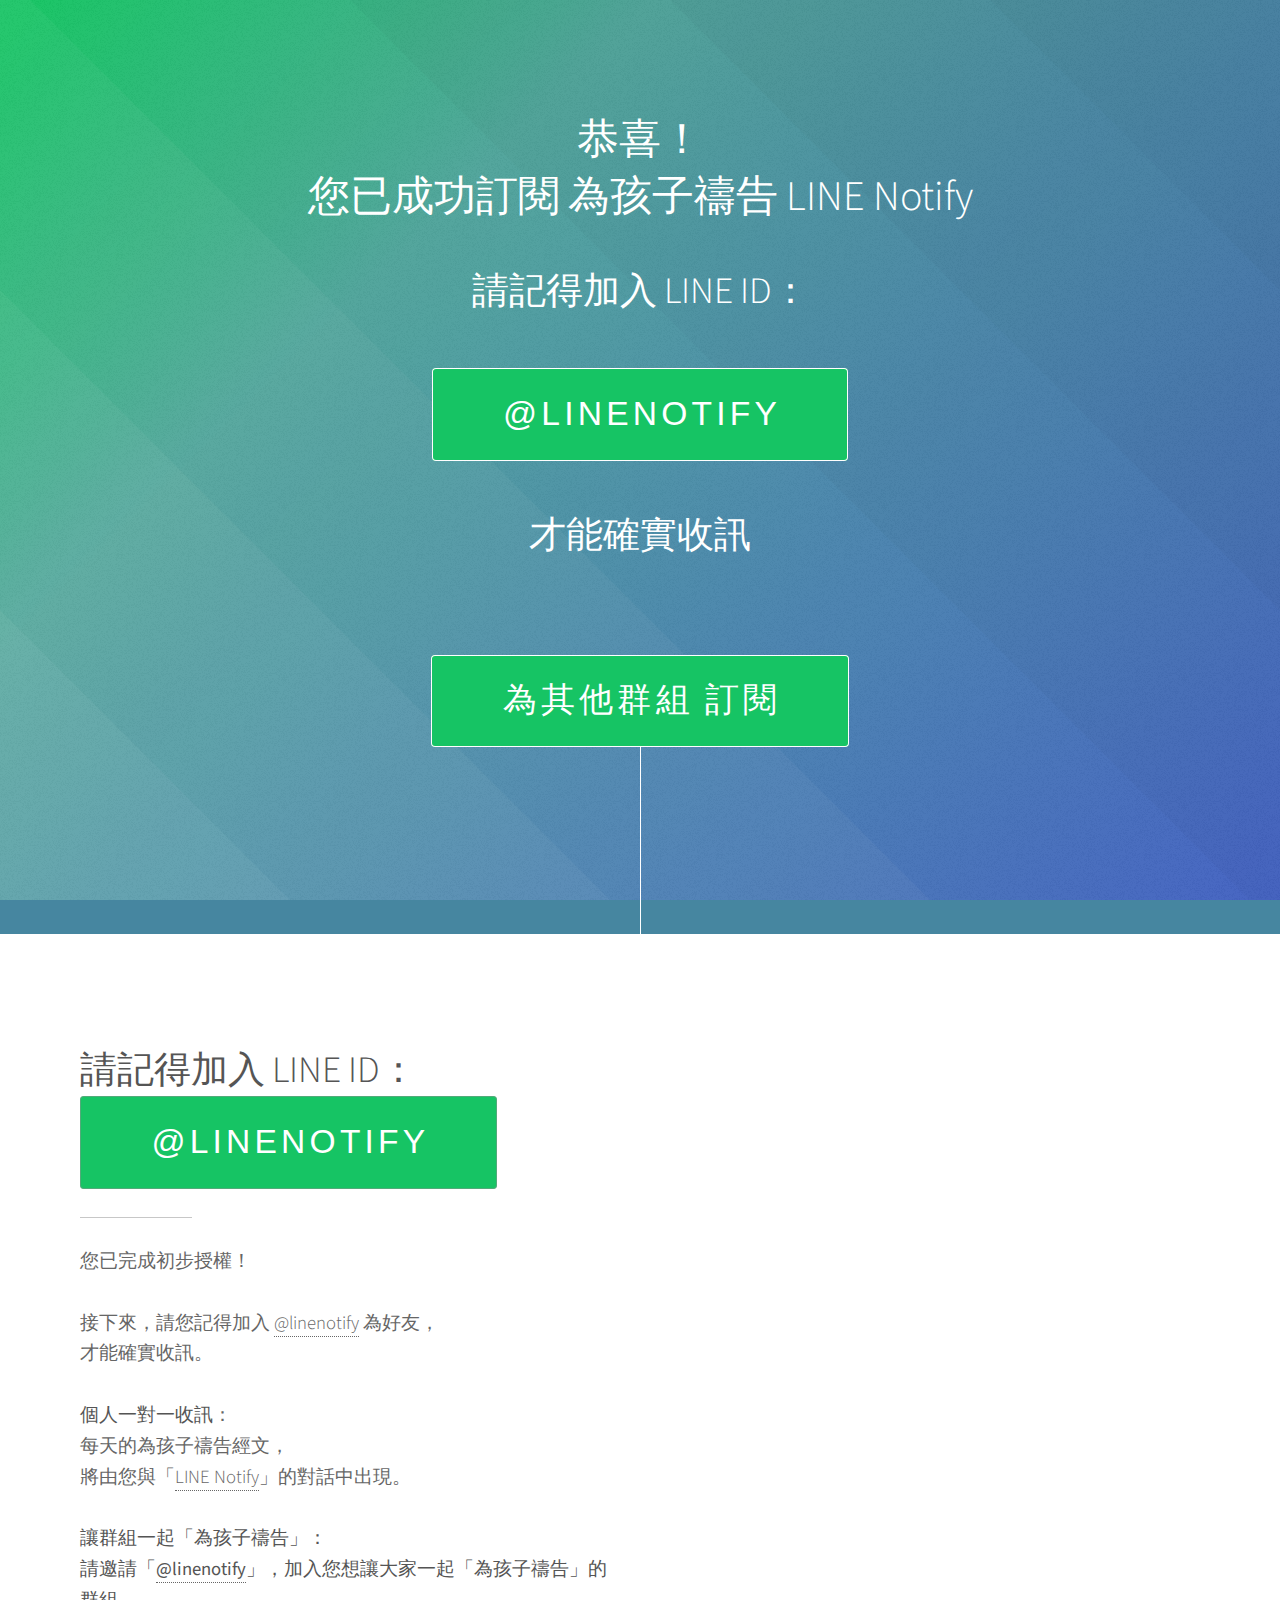
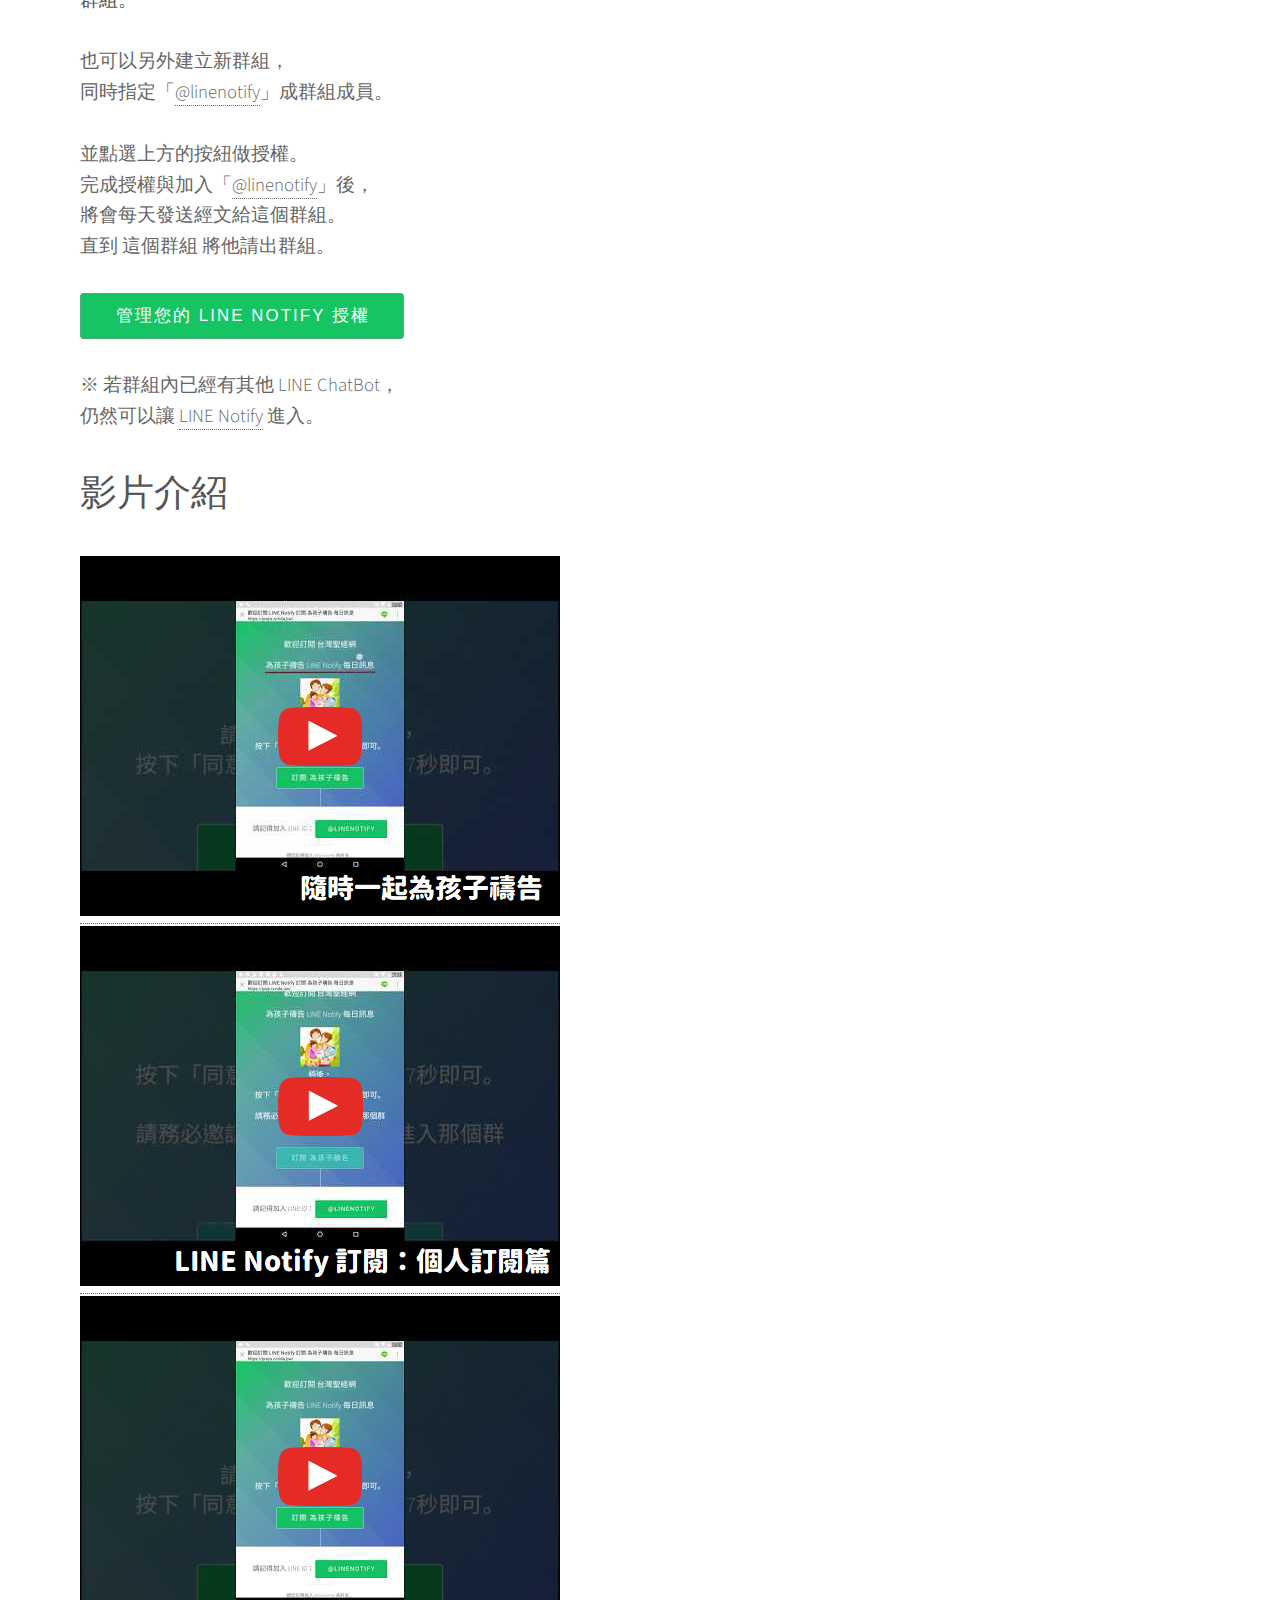
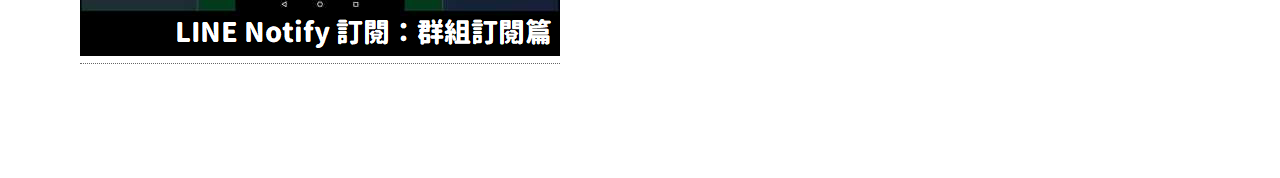
<file: ok.html>
<!DOCTYPE HTML>
<!--
	Photon by HTML5 UP
	html5up.net | @ajlkn
	Free for personal and commercial use under the CCA 3.0 license (html5up.net/license)
-->
<html>
	<head>
		<title>恭喜，您已成功訂閱 為孩子禱告 LINE Notify！ 每日訊息</title>
		<meta charset="utf-8" />
		<meta name="viewport" content="width=device-width, initial-scale=1, user-scalable=no" />
		<link rel="stylesheet" href="assets/css/main.css" />
		<noscript><link rel="stylesheet" href="assets/css/noscript.css" /></noscript>
	</head>
	<body class="is-preload">

		<!-- Header -->
			<section id="header">
				<div class="inner">
<!-- 					<span class="icon major fa-cloud"></span> -->
					<h1>恭喜！<br>您已成功訂閱 為孩子禱告 LINE Notify</p>
					<h2>請記得加入 LINE ID：<br /><br />
								<button style="color:#ffffff !important;;" onclick="javascript:window.open('https://line.me/R/ti/p/@linenotify', '_blank');">@linenotify</button> <br/><br />才能確實收訊
					<ul class="actions special">
						<li><a href="https://notify-bot.line.me/oauth/authorize?response_type=code&client_id=87AQ3E0drt9209s0mYpYzl&redirect_uri=https%3A%2F%2Fscript.google.com%2Fmacros%2Fs%2FAKfycbxoTV8M7fQr5wFQiJRCEwcz5APEo0eHxBZ9UWFdkde3B9mqX6A%2Fexec&scope=notify&state=pw20190321_again" target="_blank" class="button scrolly">為其他群組 訂閱</a></li>
						<!-- <li><a href="#one" class="button scrolly">Discover</a></li> -->

					</ul>
				</div>
			</section>

		<!-- One -->
			<section id="one" class="main style1">
				<div class="container">
					<div class="row gtr-150">
						<div class="col-6 col-12-medium">
							<header class="major">
								<h2>請記得加入 LINE ID：<br />
								<button style="color:#ffffff !important;;" onclick="javascript:window.open('https://line.me/R/ti/p/@linenotify', '_blank');'">@linenotify</button> </h2>
							</header>
							<p>您已完成初步授權！<br /><br />
							接下來，請您記得加入 <a href="https://line.me/R/ti/p/@linenotify">@linenotify</a> 為好友，<br />才能確實收訊。<br /><br />
							<b>個人一對一收訊</b>：<br />
							每天的為孩子禱告經文，<br />
將由您與「<a href="https://line.me/R/ti/p/@linenotify">LINE Notify</a>」的對話中出現。<br />
<br />
<b>讓群組一起「為孩子禱告」：</b><br />
<b>請邀請「<a href="https://line.me/R/ti/p/@linenotify">@linenotify</a>」，加入您想讓大家一起「為孩子禱告」的群組。</b><br />
<br />
也可以另外建立新群組，<br />同時指定「<a href="https://line.me/R/ti/p/@linenotify">@linenotify</a>」成群組成員。<br />
<br />
並點選上方的按紐做授權。
<br />
完成授權與加入「<a href="https://line.me/R/ti/p/@linenotify">@linenotify</a>」後，<br />
將會每天發送經文給這個群組。<br />
直到 這個群組 將他請出群組。
<br /><br />
<button style="color:#ffffff !important;" onclick="javascript:window.open('https://notify-bot.line.me/my/', '_blank');"><b style="color:#ffffff !important;">管理您的 LINE Notify 授權</b></button>
<br /><br />
※ 若群組內已經有其他 LINE ChatBot，<br />
仍然可以讓 <a href="https://line.me/R/ti/p/@linenotify">LINE Notify</a> 進入。
<br />
<!-- <iframe src="https://www.youtube.com/embed/vsjyJ_X9sMU?cc_lang_pref=tw&cc_load_policy=1" frameborder="0" allow="accelerometer; autoplay; encrypted-media; gyroscope; picture-in-picture" allowfullscreen></iframe>
	<button onclick="javascript:window.open('https://www.youtube.com/embed/vsjyJ_X9sMU?cc_lang_pref=tw&cc_load_policy=1&autoplay=1', '_blank');">全螢幕收看</button>
 -->
<h2>影片介紹</h2>
 <div class="col-6 col-12-medium">
 	<a href="https://www.youtube.com/embed/U3IaHwWKXcA?cc_lang_pref=tw&cc_load_policy=1&autoplay=1" oncclick="javascript:window.open('https://www.youtube.com/embed/U3IaHwWKXcA?cc_lang_pref=tw&cc_load_policy=1&autoplay=1', '_blank');" target="_blank"><img src="1.png"></a><br>
 	<a href="https://www.youtube.com/embed/ypH4Ll3_U9Y?cc_lang_pref=tw&cc_load_policy=1&autoplay=1" oncclick="javascript:window.open('https://www.youtube.com/embed/ypH4Ll3_U9Y?cc_lang_pref=tw&cc_load_policy=1&autoplay=1', '_blank');" target="_blank"><img src="2.png"></a><br>
 	<a href="https://www.youtube.com/embed/vsjyJ_X9sMU?cc_lang_pref=tw&cc_load_policy=1&autoplay=1" oncclick="javascript:window.open('https://www.youtube.com/embed/vsjyJ_X9sMU?cc_lang_pref=tw&cc_load_policy=1&autoplay=1', '_blank');" target="_blank"><img src="3.png"></a><br>
</div>
 </p>
						</div>
<!-- 						<div class="col-6 col-12-medium imp-medium">
							<span class="image fit"><img src="images/pic01.jpg" alt="" /></span>
						</div> -->
					</div>
				</div>
			</section>

		<!-- Two -->
<!-- 			<section id="two" class="main style2">
				<div class="container">
					<div class="row gtr-150">
						<div class="col-6 col-12-medium">
							<ul class="major-icons">
								<li><span class="icon style1 major fa-code"></span></li>
								<li><span class="icon style2 major fa-bolt"></span></li>
								<li><span class="icon style3 major fa-camera-retro"></span></li>
								<li><span class="icon style4 major fa-cog"></span></li>
								<li><span class="icon style5 major fa-desktop"></span></li>
								<li><span class="icon style6 major fa-calendar"></span></li>
							</ul>
						</div>
						<div class="col-6 col-12-medium">
							<header class="major">
								<h2>Lorem ipsum dolor adipiscing<br />
								amet dolor consequat</h2>
							</header>
							<p>Adipiscing a commodo ante nunc accumsan interdum mi ante adipiscing. A nunc lobortis non nisl amet vis volutpat aclacus nascetur ac non. Lorem curae eu ante amet sapien in tempus ac. Adipiscing id accumsan adipiscing ipsum.</p>
							<p>Blandit faucibus proin. Ac aliquam integer adipiscing enim non praesent vis commodo nunc phasellus cubilia ac risus accumsan. Accumsan blandit. Lobortis phasellus non lobortis dit varius mi varius accumsan lobortis. Blandit ante aliquam lacinia lorem lobortis semper morbi col faucibus vitae integer placerat accumsan orci eu mi odio tempus adipiscing adipiscing adipiscing curae consequat feugiat etiam dolore.</p>
							<p>Adipiscing a commodo ante nunc accumsan interdum mi ante adipiscing. A nunc lobortis non nisl amet vis volutpat aclacus nascetur ac non. Lorem curae eu ante amet sapien in tempus ac. Adipiscing id accumsan adipiscing ipsum.</p>
						</div>
					</div>
				</div>
			</section> -->

		<!-- Three -->
<!-- 			<section id="three" class="main style1 special">
				<div class="container">
					<header class="major">
						<h2>Adipiscing amet consequat</h2>
					</header>
					<p>Ante nunc accumsan et aclacus nascetur ac ante amet sapien sed.</p>
					<div class="row gtr-150">
						<div class="col-4 col-12-medium">
							<span class="image fit"><img src="images/pic02.jpg" alt="" /></span>
							<h3>Magna feugiat lorem</h3>
							<p>Adipiscing a commodo ante nunc magna lorem et interdum mi ante nunc lobortis non amet vis sed volutpat et nascetur.</p>
							<ul class="actions special">
								<li><a href="#" class="button">More</a></li>
							</ul>
						</div>
						<div class="col-4 col-12-medium">
							<span class="image fit"><img src="images/pic03.jpg" alt="" /></span>
							<h3>Magna feugiat lorem</h3>
							<p>Adipiscing a commodo ante nunc magna lorem et interdum mi ante nunc lobortis non amet vis sed volutpat et nascetur.</p>
							<ul class="actions special">
								<li><a href="#" class="button">More</a></li>
							</ul>
						</div>
						<div class="col-4 col-12-medium">
							<span class="image fit"><img src="images/pic04.jpg" alt="" /></span>
							<h3>Magna feugiat lorem</h3>
							<p>Adipiscing a commodo ante nunc magna lorem et interdum mi ante nunc lobortis non amet vis sed volutpat et nascetur.</p>
							<ul class="actions special">
								<li><a href="#" class="button">More</a></li>
							</ul>
						</div>
					</div>
				</div>
			</section> -->

		<!-- Four -->
<!-- 			<section id="four" class="main style2 special">
				<div class="container">
					<header class="major">
						<h2>Ipsum feugiat consequat?</h2>
					</header>
					<p>Sed lacus nascetur ac ante amet sapien.</p>
					<ul class="actions special">
						<li><a href="#" class="button wide primary">Sign Up</a></li>
						<li><a href="#" class="button wide">Learn More</a></li>
					</ul>
				</div>
			</section> -->

		<!-- Five -->
		<!--
			<section id="five" class="main style1">
				<div class="container">
					<header class="major special">
						<h2>Elements</h2>
					</header>

					<section>
						<h4>Text</h4>
						<p>This is <b>bold</b> and this is <strong>strong</strong>. This is <i>italic</i> and this is <em>emphasized</em>.
						This is <sup>superscript</sup> text and this is <sub>subscript</sub> text.
						This is <u>underlined</u> and this is code: <code>for (;;) { ... }</code>. Finally, <a href="#">this is a link</a>.</p>
						<hr />
						<header>
							<h4>Heading with a Subtitle</h4>
							<p>Lorem ipsum dolor sit amet nullam id egestas urna aliquam</p>
						</header>
						<p>Nunc lacinia ante nunc ac lobortis. Interdum adipiscing gravida odio porttitor sem non mi integer non faucibus ornare mi ut ante amet placerat aliquet. Volutpat eu sed ante lacinia sapien lorem accumsan varius montes viverra nibh in adipiscing blandit tempus accumsan.</p>
						<header>
							<h5>Heading with a Subtitle</h5>
							<p>Lorem ipsum dolor sit amet nullam id egestas urna aliquam</p>
						</header>
						<p>Nunc lacinia ante nunc ac lobortis. Interdum adipiscing gravida odio porttitor sem non mi integer non faucibus ornare mi ut ante amet placerat aliquet. Volutpat eu sed ante lacinia sapien lorem accumsan varius montes viverra nibh in adipiscing blandit tempus accumsan.</p>
						<hr />
						<h2>Heading Level 2</h2>
						<h3>Heading Level 3</h3>
						<h4>Heading Level 4</h4>
						<h5>Heading Level 5</h5>
						<h6>Heading Level 6</h6>
						<hr />
						<h5>Blockquote</h5>
						<blockquote>Fringilla nisl. Donec accumsan interdum nisi, quis tincidunt felis sagittis eget tempus euismod. Vestibulum ante ipsum primis in faucibus vestibulum. Blandit adipiscing eu felis iaculis volutpat ac adipiscing accumsan faucibus. Vestibulum ante ipsum primis in faucibus lorem ipsum dolor sit amet nullam adipiscing eu felis.</blockquote>
						<h5>Preformatted</h5>
						<pre><code>i = 0;

while (!deck.isInOrder()) {
print 'Iteration ' + i;
deck.shuffle();
i++;
}

print 'It took ' + i + ' iterations to sort the deck.';</code></pre>
					</section>

					<section>
						<h4>Lists</h4>
						<div class="row">
							<div class="col-6 col-12-medium">
								<h5>Unordered</h5>
								<ul>
									<li>Dolor pulvinar etiam.</li>
									<li>Sagittis adipiscing.</li>
									<li>Felis enim feugiat.</li>
								</ul>
								<h5>Alternate</h5>
								<ul class="alt">
									<li>Dolor pulvinar etiam.</li>
									<li>Sagittis adipiscing.</li>
									<li>Felis enim feugiat.</li>
								</ul>
							</div>
							<div class="col-6 col-12-medium">
								<h5>Ordered</h5>
								<ol>
									<li>Dolor pulvinar etiam.</li>
									<li>Etiam vel felis viverra.</li>
									<li>Felis enim feugiat.</li>
									<li>Dolor pulvinar etiam.</li>
									<li>Etiam vel felis lorem.</li>
									<li>Felis enim et feugiat.</li>
								</ol>
								<h5>Icons</h5>
								<ul class="icons">
									<li><a href="#" class="icon fa-twitter"><span class="label">Twitter</span></a></li>
									<li><a href="#" class="icon fa-facebook"><span class="label">Facebook</span></a></li>
									<li><a href="#" class="icon fa-instagram"><span class="label">Instagram</span></a></li>
									<li><a href="#" class="icon fa-github"><span class="label">Github</span></a></li>
								</ul>
							</div>
						</div>
						<h5>Actions</h5>
						<div class="row">
							<div class="col-6 col-12-medium">
								<ul class="actions">
									<li><a href="#" class="button primary">Default</a></li>
									<li><a href="#" class="button">Default</a></li>
								</ul>
								<ul class="actions small">
									<li><a href="#" class="button primary small">Small</a></li>
									<li><a href="#" class="button small">Small</a></li>
								</ul>
								<ul class="actions stacked">
									<li><a href="#" class="button primary">Default</a></li>
									<li><a href="#" class="button">Default</a></li>
								</ul>
								<ul class="actions stacked">
									<li><a href="#" class="button primary small">Small</a></li>
									<li><a href="#" class="button small">Small</a></li>
								</ul>
							</div>
							<div class="col-6 col-12-medium">
								<ul class="actions stacked">
									<li><a href="#" class="button primary fit">Default</a></li>
									<li><a href="#" class="button fit">Default</a></li>
								</ul>
								<ul class="actions stacked">
									<li><a href="#" class="button primary small fit">Small</a></li>
									<li><a href="#" class="button small fit">Small</a></li>
								</ul>
							</div>
						</div>
					</section>

					<section>
						<h4>Table</h4>
						<h5>Default</h5>
						<div class="table-wrapper">
							<table>
								<thead>
									<tr>
										<th>Name</th>
										<th>Description</th>
										<th>Price</th>
									</tr>
								</thead>
								<tbody>
									<tr>
										<td>Item One</td>
										<td>Ante turpis integer aliquet porttitor.</td>
										<td>29.99</td>
									</tr>
									<tr>
										<td>Item Two</td>
										<td>Vis ac commodo adipiscing arcu aliquet.</td>
										<td>19.99</td>
									</tr>
									<tr>
										<td>Item Three</td>
										<td> Morbi faucibus arcu accumsan lorem.</td>
										<td>29.99</td>
									</tr>
									<tr>
										<td>Item Four</td>
										<td>Vitae integer tempus condimentum.</td>
										<td>19.99</td>
									</tr>
									<tr>
										<td>Item Five</td>
										<td>Ante turpis integer aliquet porttitor.</td>
										<td>29.99</td>
									</tr>
								</tbody>
								<tfoot>
									<tr>
										<td colspan="2"></td>
										<td>100.00</td>
									</tr>
								</tfoot>
							</table>
						</div>

						<h5>Alternate</h5>
						<div class="table-wrapper">
							<table class="alt">
								<thead>
									<tr>
										<th>Name</th>
										<th>Description</th>
										<th>Price</th>
									</tr>
								</thead>
								<tbody>
									<tr>
										<td>Item One</td>
										<td>Ante turpis integer aliquet porttitor.</td>
										<td>29.99</td>
									</tr>
									<tr>
										<td>Item Two</td>
										<td>Vis ac commodo adipiscing arcu aliquet.</td>
										<td>19.99</td>
									</tr>
									<tr>
										<td>Item Three</td>
										<td> Morbi faucibus arcu accumsan lorem.</td>
										<td>29.99</td>
									</tr>
									<tr>
										<td>Item Four</td>
										<td>Vitae integer tempus condimentum.</td>
										<td>19.99</td>
									</tr>
									<tr>
										<td>Item Five</td>
										<td>Ante turpis integer aliquet porttitor.</td>
										<td>29.99</td>
									</tr>
								</tbody>
								<tfoot>
									<tr>
										<td colspan="2"></td>
										<td>100.00</td>
									</tr>
								</tfoot>
							</table>
						</div>
					</section>

					<section>
						<h4>Buttons</h4>
						<ul class="actions">
							<li><a href="#" class="button primary">Primary</a></li>
							<li><a href="#" class="button">Default</a></li>
						</ul>
						<ul class="actions">
							<li><a href="#" class="button large">Large</a></li>
							<li><a href="#" class="button">Default</a></li>
							<li><a href="#" class="button small">Small</a></li>
						</ul>
						<ul class="actions fit">
							<li><a href="#" class="button fit">Fit</a></li>
							<li><a href="#" class="button primary fit">Fit</a></li>
							<li><a href="#" class="button fit">Fit</a></li>
						</ul>
						<ul class="actions fit small">
							<li><a href="#" class="button primary fit small">Fit + Small</a></li>
							<li><a href="#" class="button fit small">Fit + Small</a></li>
							<li><a href="#" class="button primary fit small">Fit + Small</a></li>
						</ul>
						<ul class="actions">
							<li><a href="#" class="button primary icon fa-download">Icon</a></li>
							<li><a href="#" class="button icon fa-download">Icon</a></li>
						</ul>
						<ul class="actions">
							<li><span class="button primary disabled">Disabled</span></li>
							<li><span class="button disabled">Disabled</span></li>
						</ul>
					</section>

					<section>
						<h4>Form</h4>
						<form method="post" action="#">
							<div class="row gtr-uniform gtr-50">
								<div class="col-6 col-12-xsmall">
									<input type="text" name="demo-name" id="demo-name" value="" placeholder="Name" />
								</div>
								<div class="col-6 col-12-xsmall">
									<input type="email" name="demo-email" id="demo-email" value="" placeholder="Email" />
								</div>
								<div class="col-12">
									<select name="demo-category" id="demo-category">
										<option value="">- Category -</option>
										<option value="1">Manufacturing</option>
										<option value="1">Shipping</option>
										<option value="1">Administration</option>
										<option value="1">Human Resources</option>
									</select>
								</div>
								<div class="col-4 col-12-small">
									<input type="radio" id="demo-priority-low" name="demo-priority" checked>
									<label for="demo-priority-low">Low</label>
								</div>
								<div class="col-4 col-12-small">
									<input type="radio" id="demo-priority-normal" name="demo-priority">
									<label for="demo-priority-normal">Normal</label>
								</div>
								<div class="col-4 col-12-small">
									<input type="radio" id="demo-priority-high" name="demo-priority">
									<label for="demo-priority-high">High</label>
								</div>
								<div class="col-6 col-12-small">
									<input type="checkbox" id="demo-copy" name="demo-copy">
									<label for="demo-copy">Email me a copy</label>
								</div>
								<div class="col-6 col-12-small">
									<input type="checkbox" id="demo-human" name="demo-human" checked>
									<label for="demo-human">Not a robot</label>
								</div>
								<div class="col-12">
									<textarea name="demo-message" id="demo-message" placeholder="Enter your message" rows="6"></textarea>
								</div>
								<div class="col-12">
									<ul class="actions">
										<li><input type="submit" value="Send Message" class="primary" /></li>
										<li><input type="reset" value="Reset" /></li>
									</ul>
								</div>
							</div>
						</form>
					</section>

					<section>
						<h4>Image</h4>
						<h5>Fit</h5>
						<div class="box alt">
							<div class="row gtr-uniform gtr-50">
								<div class="col-12"><span class="image fit"><img src="images/pic06.jpg" alt="" /></span></div>
								<div class="col-4"><span class="image fit"><img src="images/pic02.jpg" alt="" /></span></div>
								<div class="col-4"><span class="image fit"><img src="images/pic03.jpg" alt="" /></span></div>
								<div class="col-4"><span class="image fit"><img src="images/pic04.jpg" alt="" /></span></div>
								<div class="col-4"><span class="image fit"><img src="images/pic03.jpg" alt="" /></span></div>
								<div class="col-4"><span class="image fit"><img src="images/pic04.jpg" alt="" /></span></div>
								<div class="col-4"><span class="image fit"><img src="images/pic02.jpg" alt="" /></span></div>
								<div class="col-4"><span class="image fit"><img src="images/pic04.jpg" alt="" /></span></div>
								<div class="col-4"><span class="image fit"><img src="images/pic02.jpg" alt="" /></span></div>
								<div class="col-4"><span class="image fit"><img src="images/pic03.jpg" alt="" /></span></div>
							</div>
						</div>
						<h5>Left &amp; Right</h5>
						<p><span class="image left"><img src="images/pic05.jpg" alt="" /></span>Fringilla nisl. Donec accumsan interdum nisi, quis tincidunt felis sagittis eget. tempus euismod. Vestibulum ante ipsum primis in faucibus vestibulum. Blandit adipiscing eu felis iaculis volutpat ac adipiscing accumsan eu faucibus. Integer ac pellentesque praesent tincidunt felis sagittis eget. tempus euismod. Vestibulum ante ipsum primis in faucibus vestibulum. Blandit adipiscing eu felis iaculis volutpat ac adipiscing accumsan eu faucibus. Integer ac pellentesque praesent. Donec accumsan interdum nisi, quis tincidunt felis sagittis eget. tempus euismod. Vestibulum ante ipsum primis in faucibus vestibulum. Blandit adipiscing eu felis iaculis volutpat ac adipiscing accumsan eu faucibus. Integer ac pellentesque praesent tincidunt felis sagittis eget. tempus euismod. Vestibulum ante ipsum primis in faucibus vestibulum. Blandit adipiscing eu felis iaculis volutpat ac adipiscing accumsan eu faucibus. Integer ac pellentesque praesent. Blandit adipiscing eu felis iaculis volutpat ac adipiscing accumsan eu faucibus. Integer ac pellentesque praesent tincidunt felis sagittis eget. tempus euismod. Vestibulum ante ipsum primis in faucibus vestibulum. Blandit adipiscing eu felis iaculis volutpat ac adipiscing accumsan eu faucibus. Integer ac pellentesque praesent.</p>
						<p><span class="image right"><img src="images/pic05.jpg" alt="" /></span>Fringilla nisl. Donec accumsan interdum nisi, quis tincidunt felis sagittis eget. tempus euismod. Vestibulum ante ipsum primis in faucibus vestibulum. Blandit adipiscing eu felis iaculis volutpat ac adipiscing accumsan eu faucibus. Integer ac pellentesque praesent tincidunt felis sagittis eget. tempus euismod. Vestibulum ante ipsum primis in faucibus vestibulum. Blandit adipiscing eu felis iaculis volutpat ac adipiscing accumsan eu faucibus. Integer ac pellentesque praesent. Donec accumsan interdum nisi, quis tincidunt felis sagittis eget. tempus euismod. Vestibulum ante ipsum primis in faucibus vestibulum. Blandit adipiscing eu felis iaculis volutpat ac adipiscing accumsan eu faucibus. Integer ac pellentesque praesent tincidunt felis sagittis eget. tempus euismod. Vestibulum ante ipsum primis in faucibus vestibulum. Blandit adipiscing eu felis iaculis volutpat ac adipiscing accumsan eu faucibus. Integer ac pellentesque praesent. Blandit adipiscing eu felis iaculis volutpat ac adipiscing accumsan eu faucibus. Integer ac pellentesque praesent tincidunt felis sagittis eget. tempus euismod. Vestibulum ante ipsum primis in faucibus vestibulum. Blandit adipiscing eu felis iaculis volutpat ac adipiscing accumsan eu faucibus. Integer ac pellentesque praesent.</p>
					</section>

				</div>
			</section>
		-->

		<!-- Footer -->
<!-- 			<section id="footer">
				<ul class="icons">
					<li><a href="#" class="icon alt fa-twitter"><span class="label">Twitter</span></a></li>
					<li><a href="#" class="icon alt fa-facebook"><span class="label">Facebook</span></a></li>
					<li><a href="#" class="icon alt fa-instagram"><span class="label">Instagram</span></a></li>
					<li><a href="#" class="icon alt fa-github"><span class="label">GitHub</span></a></li>
					<li><a href="#" class="icon alt fa-envelope"><span class="label">Email</span></a></li>
				</ul>
				<ul class="copyright">
					<li>&copy; Untitled</li><li>Design: <a href="http://html5up.net">HTML5 UP</a></li>
				</ul>
			</section> -->

		<!-- Scripts -->
			<script src="assets/js/jquery.min.js"></script>
			<script src="assets/js/jquery.scrolly.min.js"></script>
			<script src="assets/js/browser.min.js"></script>
			<script src="assets/js/breakpoints.min.js"></script>
			<script src="assets/js/util.js"></script>
			<script src="assets/js/main.js"></script>

	</body>
</html>
</file>
<file: assets/css/noscript.css>
/*
	Photon by HTML5 UP
	html5up.net | @ajlkn
	Free for personal and commercial use under the CCA 3.0 license (html5up.net/license)
*/

/* Header */

	body.is-preload #header .inner {
		-moz-transform: none;
		-webkit-transform: none;
		-ms-transform: none;
		transform: none;
		opacity: 1;
	}

		body.is-preload #header .inner .actions {
			-moz-transform: none;
			-webkit-transform: none;
			-ms-transform: none;
			transform: none;
			opacity: 1;
		}

	body.is-preload #header:after {
		opacity: 0;
	}
</file>
<file: assets/css/main.css>
@import url("font-awesome.min.css");
@import url("https://fonts.googleapis.com/css?family=Source+Sans+Pro:300,300italic,400,400italic");

/*
	Photon by HTML5 UP
	html5up.net | @ajlkn
	Free for personal and commercial use under the CCA 3.0 license (html5up.net/license)
*/
/* https://www.w3schools.com/css/css_rwd_images.asp */
img {
  max-width: 100%;
  height: auto;
}

/*https://www.webdesigns.com.tw/youtube-rwd.asp*/
/*padding-bottom: 56.25%為影片高度與寬度的比例16:9計算得來，9除以16=0.5625換算高度比0.5625=56.25%*/
/* .video-container {

position: relative;

padding-bottom: 56.25%; 

padding-top: 30px;

height: 0;

overflow: hidden;

}

.video-container iframe, .video-container object, .video-container embed {

position: absolute;

top: 0;left: 0;

width: 100%;

height: 100%;
} */
/*https://www.webdesigns.com.tw/youtube-rwd.asp*/

html, body, div, span, applet, object,
iframe, h1, h2, h3, h4, h5, h6, p, blockquote,
pre, a, abbr, acronym, address, big, cite,
code, del, dfn, em, img, ins, kbd, q, s, samp,
small, strike, strong, sub, sup, tt, var, b,
u, i, center, dl, dt, dd, ol, ul, li, fieldset,
form, label, legend, table, caption, tbody,
tfoot, thead, tr, th, td, article, aside,
canvas, details, embed, figure, figcaption,
footer, header, hgroup, menu, nav, output, ruby,
section, summary, time, mark, audio, video {
	margin: 0;
	padding: 0;
	border: 0;
	font-size: 100%;
	font: inherit;
	vertical-align: baseline;}

article, aside, details, figcaption, figure,
footer, header, hgroup, menu, nav, section {
	display: block;}

body {
	line-height: 1;
}

ol, ul {
	list-style: none;
}

blockquote, q {
	quotes: none;
}

	blockquote:before, blockquote:after, q:before, q:after {
		content: '';
		content: none;
	}

table {
	border-collapse: collapse;
	border-spacing: 0;
}

body {
	-webkit-text-size-adjust: none;
}

mark {
	background-color: transparent;
	color: inherit;
}

input::-moz-focus-inner {
	border: 0;
	padding: 0;
}

input, select, textarea {
	-moz-appearance: none;
	-webkit-appearance: none;
	-ms-appearance: none;
	appearance: none;
}

/* Basic */

	html {
		box-sizing: border-box;
	}

	*, *:before, *:after {
		box-sizing: inherit;
	}

	body {
		background: #fff;
	}

		body.is-preload *, body.is-preload *:before, body.is-preload *:after {
			-moz-animation: none !important;
			-webkit-animation: none !important;
			-ms-animation: none !important;
			animation: none !important;
			-moz-transition: none !important;
			-webkit-transition: none !important;
			-ms-transition: none !important;
			transition: none !important;
		}

	body, input, select, textarea {
		color: #666;
		font-family: "Source Sans Pro", Helvetica, sans-serif;
		font-size: 16pt;
		font-weight: 300;
		line-height: 1.65em;
	}

	a {
		-moz-transition: color 0.2s ease-in-out, border-color 0.2s ease-in-out;
		-webkit-transition: color 0.2s ease-in-out, border-color 0.2s ease-in-out;
		-ms-transition: color 0.2s ease-in-out, border-color 0.2s ease-in-out;
		transition: color 0.2s ease-in-out, border-color 0.2s ease-in-out;
		border-bottom: dotted 1px #666;
		color: inherit;
		text-decoration: none;
	}

		a:hover {
			border-bottom-color: transparent !important;
			color: #6bd4c8;
		}

	strong, b {
		color: #555;
		font-weight: 400;
	}

	em, i {
		font-style: italic;
	}

	p {
		margin: 0 0 2em 0;
	}

	h1, h2, h3, h4, h5, h6 {
		color: #555;
		line-height: 1em;
		margin: 0 0 1em 0;
	}

		h1 a, h2 a, h3 a, h4 a, h5 a, h6 a {
			color: inherit;
			text-decoration: none;
		}

	h1 {
		font-size: 2.25em;
		line-height: 1.35em;
	}

	h2 {
		font-size: 2em;
		line-height: 1.35em;
	}

	h3 {
		font-size: 1.35em;
		line-height: 1.5em;
	}

	h4 {
		font-size: 1.25em;
		line-height: 1.5em;
	}

	h5 {
		font-size: 0.9em;
		line-height: 1.5em;
	}

	h6 {
		font-size: 0.7em;
		line-height: 1.5em;
	}

	sub {
		font-size: 0.8em;
		position: relative;
		top: 0.5em;
	}

	sup {
		font-size: 0.8em;
		position: relative;
		top: -0.5em;
	}

	hr {
		border: 0;
		border-bottom: solid 1px rgba(144, 144, 144, 0.5);
		margin: 2em 0;
	}

		hr.major {
			margin: 3em 0;
		}

	blockquote {
		border-left: solid 4px rgba(144, 144, 144, 0.5);
		font-style: italic;
		margin: 0 0 2em 0;
		padding: 0.5em 0 0.5em 2em;
	}

	code {
		background: rgba(144, 144, 144, 0.075);
		border-radius: 4px;
		border: solid 1px rgba(144, 144, 144, 0.5);
		font-family: "Courier New", monospace;
		font-size: 0.9em;
		margin: 0 0.25em;
		padding: 0.25em 0.65em;
	}

	pre {
		-webkit-overflow-scrolling: touch;
		font-family: "Courier New", monospace;
		font-size: 0.9em;
		margin: 0 0 2em 0;
	}

		pre code {
			display: block;
			line-height: 1.75em;
			padding: 1em 1.5em;
			overflow-x: auto;
		}

	.align-left {
		text-align: left;
	}

	.align-center {
		text-align: center;
	}

	.align-right {
		text-align: right;
	}

/* Container */

	.container {
		margin: 0 auto;
		max-width: calc(100% - 4em);
		width: 60em;
	}

		.container.xsmall {
			width: 15em;
		}

		.container.small {
			width: 30em;
		}

		.container.medium {
			width: 45em;
		}

		.container.large {
			width: 75em;
		}

		.container.xlarge {
			width: 90em;
		}

		.container.max {
			width: 100%;
		}

		@media screen and (max-width: 980px) {

			.container {
				max-width: 100% !important;
				width: 100% !important;
			}

		}

		@media screen and (max-width: 480px) {

			.container {
				max-width: calc(100% - 3em);
			}

		}

/* Row */

	.row {
		display: flex;
		flex-wrap: wrap;
		box-sizing: border-box;
		align-items: stretch;
	}

		.row > * {
			box-sizing: border-box;
		}

		.row.gtr-uniform > * > :last-child {
			margin-bottom: 0;
		}

		.row.aln-left {
			justify-content: flex-start;
		}

		.row.aln-center {
			justify-content: center;
		}

		.row.aln-right {
			justify-content: flex-end;
		}

		.row.aln-top {
			align-items: flex-start;
		}

		.row.aln-middle {
			align-items: center;
		}

		.row.aln-bottom {
			align-items: flex-end;
		}

		.row > .imp {
			order: -1;
		}

		.row > .col-1 {
			width: 8.3333333333%;
		}

		.row > .off-1 {
			margin-left: 8.3333333333%;
		}

		.row > .col-2 {
			width: 16.6666666667%;
		}

		.row > .off-2 {
			margin-left: 16.6666666667%;
		}

		.row > .col-3 {
			width: 25%;
		}

		.row > .off-3 {
			margin-left: 25%;
		}

		.row > .col-4 {
			width: 33.3333333333%;
		}

		.row > .off-4 {
			margin-left: 33.3333333333%;
		}

		.row > .col-5 {
			width: 41.6666666667%;
		}

		.row > .off-5 {
			margin-left: 41.6666666667%;
		}

		.row > .col-6 {
			width: 50%;
		}

		.row > .off-6 {
			margin-left: 50%;
		}

		.row > .col-7 {
			width: 58.3333333333%;
		}

		.row > .off-7 {
			margin-left: 58.3333333333%;
		}

		.row > .col-8 {
			width: 66.6666666667%;
		}

		.row > .off-8 {
			margin-left: 66.6666666667%;
		}

		.row > .col-9 {
			width: 75%;
		}

		.row > .off-9 {
			margin-left: 75%;
		}

		.row > .col-10 {
			width: 83.3333333333%;
		}

		.row > .off-10 {
			margin-left: 83.3333333333%;
		}

		.row > .col-11 {
			width: 91.6666666667%;
		}

		.row > .off-11 {
			margin-left: 91.6666666667%;
		}

		.row > .col-12 {
			width: 100%;
		}

		.row > .off-12 {
			margin-left: 100%;
		}

		.row.gtr-0 {
			margin-top: 0;
			margin-left: 0em;
		}

			.row.gtr-0 > * {
				padding: 0 0 0 0em;
			}

			.row.gtr-0.gtr-uniform {
				margin-top: 0em;
			}

				.row.gtr-0.gtr-uniform > * {
					padding-top: 0em;
				}

		.row.gtr-25 {
			margin-top: 0;
			margin-left: -0.5em;
		}

			.row.gtr-25 > * {
				padding: 0 0 0 0.5em;
			}

			.row.gtr-25.gtr-uniform {
				margin-top: -0.5em;
			}

				.row.gtr-25.gtr-uniform > * {
					padding-top: 0.5em;
				}

		.row.gtr-50 {
			margin-top: 0;
			margin-left: -1em;
		}

			.row.gtr-50 > * {
				padding: 0 0 0 1em;
			}

			.row.gtr-50.gtr-uniform {
				margin-top: -1em;
			}

				.row.gtr-50.gtr-uniform > * {
					padding-top: 1em;
				}

		.row {
			margin-top: 0;
			margin-left: -2em;
		}

			.row > * {
				padding: 0 0 0 2em;
			}

			.row.gtr-uniform {
				margin-top: -2em;
			}

				.row.gtr-uniform > * {
					padding-top: 2em;
				}

		.row.gtr-150 {
			margin-top: 0;
			margin-left: -3em;
		}

			.row.gtr-150 > * {
				padding: 0 0 0 3em;
			}

			.row.gtr-150.gtr-uniform {
				margin-top: -3em;
			}

				.row.gtr-150.gtr-uniform > * {
					padding-top: 3em;
				}

		.row.gtr-200 {
			margin-top: 0;
			margin-left: -4em;
		}

			.row.gtr-200 > * {
				padding: 0 0 0 4em;
			}

			.row.gtr-200.gtr-uniform {
				margin-top: -4em;
			}

				.row.gtr-200.gtr-uniform > * {
					padding-top: 4em;
				}

		@media screen and (max-width: 1680px) {

			.row {
				display: flex;
				flex-wrap: wrap;
				box-sizing: border-box;
				align-items: stretch;
			}

				.row > * {
					box-sizing: border-box;
				}

				.row.gtr-uniform > * > :last-child {
					margin-bottom: 0;
				}

				.row.aln-left {
					justify-content: flex-start;
				}

				.row.aln-center {
					justify-content: center;
				}

				.row.aln-right {
					justify-content: flex-end;
				}

				.row.aln-top {
					align-items: flex-start;
				}

				.row.aln-middle {
					align-items: center;
				}

				.row.aln-bottom {
					align-items: flex-end;
				}

				.row > .imp-xlarge {
					order: -1;
				}

				.row > .col-1-xlarge {
					width: 8.3333333333%;
				}

				.row > .off-1-xlarge {
					margin-left: 8.3333333333%;
				}

				.row > .col-2-xlarge {
					width: 16.6666666667%;
				}

				.row > .off-2-xlarge {
					margin-left: 16.6666666667%;
				}

				.row > .col-3-xlarge {
					width: 25%;
				}

				.row > .off-3-xlarge {
					margin-left: 25%;
				}

				.row > .col-4-xlarge {
					width: 33.3333333333%;
				}

				.row > .off-4-xlarge {
					margin-left: 33.3333333333%;
				}

				.row > .col-5-xlarge {
					width: 41.6666666667%;
				}

				.row > .off-5-xlarge {
					margin-left: 41.6666666667%;
				}

				.row > .col-6-xlarge {
					width: 50%;
				}

				.row > .off-6-xlarge {
					margin-left: 50%;
				}

				.row > .col-7-xlarge {
					width: 58.3333333333%;
				}

				.row > .off-7-xlarge {
					margin-left: 58.3333333333%;
				}

				.row > .col-8-xlarge {
					width: 66.6666666667%;
				}

				.row > .off-8-xlarge {
					margin-left: 66.6666666667%;
				}

				.row > .col-9-xlarge {
					width: 75%;
				}

				.row > .off-9-xlarge {
					margin-left: 75%;
				}

				.row > .col-10-xlarge {
					width: 83.3333333333%;
				}

				.row > .off-10-xlarge {
					margin-left: 83.3333333333%;
				}

				.row > .col-11-xlarge {
					width: 91.6666666667%;
				}

				.row > .off-11-xlarge {
					margin-left: 91.6666666667%;
				}

				.row > .col-12-xlarge {
					width: 100%;
				}

				.row > .off-12-xlarge {
					margin-left: 100%;
				}

				.row.gtr-0 {
					margin-top: 0;
					margin-left: 0em;
				}

					.row.gtr-0 > * {
						padding: 0 0 0 0em;
					}

					.row.gtr-0.gtr-uniform {
						margin-top: 0em;
					}

						.row.gtr-0.gtr-uniform > * {
							padding-top: 0em;
						}

				.row.gtr-25 {
					margin-top: 0;
					margin-left: -0.5em;
				}

					.row.gtr-25 > * {
						padding: 0 0 0 0.5em;
					}

					.row.gtr-25.gtr-uniform {
						margin-top: -0.5em;
					}

						.row.gtr-25.gtr-uniform > * {
							padding-top: 0.5em;
						}

				.row.gtr-50 {
					margin-top: 0;
					margin-left: -1em;
				}

					.row.gtr-50 > * {
						padding: 0 0 0 1em;
					}

					.row.gtr-50.gtr-uniform {
						margin-top: -1em;
					}

						.row.gtr-50.gtr-uniform > * {
							padding-top: 1em;
						}

				.row {
					margin-top: 0;
					margin-left: -2em;
				}

					.row > * {
						padding: 0 0 0 2em;
					}

					.row.gtr-uniform {
						margin-top: -2em;
					}

						.row.gtr-uniform > * {
							padding-top: 2em;
						}

				.row.gtr-150 {
					margin-top: 0;
					margin-left: -3em;
				}

					.row.gtr-150 > * {
						padding: 0 0 0 3em;
					}

					.row.gtr-150.gtr-uniform {
						margin-top: -3em;
					}

						.row.gtr-150.gtr-uniform > * {
							padding-top: 3em;
						}

				.row.gtr-200 {
					margin-top: 0;
					margin-left: -4em;
				}

					.row.gtr-200 > * {
						padding: 0 0 0 4em;
					}

					.row.gtr-200.gtr-uniform {
						margin-top: -4em;
					}

						.row.gtr-200.gtr-uniform > * {
							padding-top: 4em;
						}

		}

		@media screen and (max-width: 1140px) {

			.row {
				display: flex;
				flex-wrap: wrap;
				box-sizing: border-box;
				align-items: stretch;
			}

				.row > * {
					box-sizing: border-box;
				}

				.row.gtr-uniform > * > :last-child {
					margin-bottom: 0;
				}

				.row.aln-left {
					justify-content: flex-start;
				}

				.row.aln-center {
					justify-content: center;
				}

				.row.aln-right {
					justify-content: flex-end;
				}

				.row.aln-top {
					align-items: flex-start;
				}

				.row.aln-middle {
					align-items: center;
				}

				.row.aln-bottom {
					align-items: flex-end;
				}

				.row > .imp-large {
					order: -1;
				}

				.row > .col-1-large {
					width: 8.3333333333%;
				}

				.row > .off-1-large {
					margin-left: 8.3333333333%;
				}

				.row > .col-2-large {
					width: 16.6666666667%;
				}

				.row > .off-2-large {
					margin-left: 16.6666666667%;
				}

				.row > .col-3-large {
					width: 25%;
				}

				.row > .off-3-large {
					margin-left: 25%;
				}

				.row > .col-4-large {
					width: 33.3333333333%;
				}

				.row > .off-4-large {
					margin-left: 33.3333333333%;
				}

				.row > .col-5-large {
					width: 41.6666666667%;
				}

				.row > .off-5-large {
					margin-left: 41.6666666667%;
				}

				.row > .col-6-large {
					width: 50%;
				}

				.row > .off-6-large {
					margin-left: 50%;
				}

				.row > .col-7-large {
					width: 58.3333333333%;
				}

				.row > .off-7-large {
					margin-left: 58.3333333333%;
				}

				.row > .col-8-large {
					width: 66.6666666667%;
				}

				.row > .off-8-large {
					margin-left: 66.6666666667%;
				}

				.row > .col-9-large {
					width: 75%;
				}

				.row > .off-9-large {
					margin-left: 75%;
				}

				.row > .col-10-large {
					width: 83.3333333333%;
				}

				.row > .off-10-large {
					margin-left: 83.3333333333%;
				}

				.row > .col-11-large {
					width: 91.6666666667%;
				}

				.row > .off-11-large {
					margin-left: 91.6666666667%;
				}

				.row > .col-12-large {
					width: 100%;
				}

				.row > .off-12-large {
					margin-left: 100%;
				}

				.row.gtr-0 {
					margin-top: 0;
					margin-left: 0em;
				}

					.row.gtr-0 > * {
						padding: 0 0 0 0em;
					}

					.row.gtr-0.gtr-uniform {
						margin-top: 0em;
					}

						.row.gtr-0.gtr-uniform > * {
							padding-top: 0em;
						}

				.row.gtr-25 {
					margin-top: 0;
					margin-left: -0.5em;
				}

					.row.gtr-25 > * {
						padding: 0 0 0 0.5em;
					}

					.row.gtr-25.gtr-uniform {
						margin-top: -0.5em;
					}

						.row.gtr-25.gtr-uniform > * {
							padding-top: 0.5em;
						}

				.row.gtr-50 {
					margin-top: 0;
					margin-left: -1em;
				}

					.row.gtr-50 > * {
						padding: 0 0 0 1em;
					}

					.row.gtr-50.gtr-uniform {
						margin-top: -1em;
					}

						.row.gtr-50.gtr-uniform > * {
							padding-top: 1em;
						}

				.row {
					margin-top: 0;
					margin-left: -2em;
				}

					.row > * {
						padding: 0 0 0 2em;
					}

					.row.gtr-uniform {
						margin-top: -2em;
					}

						.row.gtr-uniform > * {
							padding-top: 2em;
						}

				.row.gtr-150 {
					margin-top: 0;
					margin-left: -3em;
				}

					.row.gtr-150 > * {
						padding: 0 0 0 3em;
					}

					.row.gtr-150.gtr-uniform {
						margin-top: -3em;
					}

						.row.gtr-150.gtr-uniform > * {
							padding-top: 3em;
						}

				.row.gtr-200 {
					margin-top: 0;
					margin-left: -4em;
				}

					.row.gtr-200 > * {
						padding: 0 0 0 4em;
					}

					.row.gtr-200.gtr-uniform {
						margin-top: -4em;
					}

						.row.gtr-200.gtr-uniform > * {
							padding-top: 4em;
						}

		}

		@media screen and (max-width: 980px) {

			.row {
				display: flex;
				flex-wrap: wrap;
				box-sizing: border-box;
				align-items: stretch;
			}

				.row > * {
					box-sizing: border-box;
				}

				.row.gtr-uniform > * > :last-child {
					margin-bottom: 0;
				}

				.row.aln-left {
					justify-content: flex-start;
				}

				.row.aln-center {
					justify-content: center;
				}

				.row.aln-right {
					justify-content: flex-end;
				}

				.row.aln-top {
					align-items: flex-start;
				}

				.row.aln-middle {
					align-items: center;
				}

				.row.aln-bottom {
					align-items: flex-end;
				}

				.row > .imp-medium {
					order: -1;
				}

				.row > .col-1-medium {
					width: 8.3333333333%;
				}

				.row > .off-1-medium {
					margin-left: 8.3333333333%;
				}

				.row > .col-2-medium {
					width: 16.6666666667%;
				}

				.row > .off-2-medium {
					margin-left: 16.6666666667%;
				}

				.row > .col-3-medium {
					width: 25%;
				}

				.row > .off-3-medium {
					margin-left: 25%;
				}

				.row > .col-4-medium {
					width: 33.3333333333%;
				}

				.row > .off-4-medium {
					margin-left: 33.3333333333%;
				}

				.row > .col-5-medium {
					width: 41.6666666667%;
				}

				.row > .off-5-medium {
					margin-left: 41.6666666667%;
				}

				.row > .col-6-medium {
					width: 50%;
				}

				.row > .off-6-medium {
					margin-left: 50%;
				}

				.row > .col-7-medium {
					width: 58.3333333333%;
				}

				.row > .off-7-medium {
					margin-left: 58.3333333333%;
				}

				.row > .col-8-medium {
					width: 66.6666666667%;
				}

				.row > .off-8-medium {
					margin-left: 66.6666666667%;
				}

				.row > .col-9-medium {
					width: 75%;
				}

				.row > .off-9-medium {
					margin-left: 75%;
				}

				.row > .col-10-medium {
					width: 83.3333333333%;
				}

				.row > .off-10-medium {
					margin-left: 83.3333333333%;
				}

				.row > .col-11-medium {
					width: 91.6666666667%;
				}

				.row > .off-11-medium {
					margin-left: 91.6666666667%;
				}

				.row > .col-12-medium {
					width: 100%;
				}

				.row > .off-12-medium {
					margin-left: 100%;
				}

				.row.gtr-0 {
					margin-top: 0;
					margin-left: 0em;
				}

					.row.gtr-0 > * {
						padding: 0 0 0 0em;
					}

					.row.gtr-0.gtr-uniform {
						margin-top: 0em;
					}

						.row.gtr-0.gtr-uniform > * {
							padding-top: 0em;
						}

				.row.gtr-25 {
					margin-top: 0;
					margin-left: -0.5em;
				}

					.row.gtr-25 > * {
						padding: 0 0 0 0.5em;
					}

					.row.gtr-25.gtr-uniform {
						margin-top: -0.5em;
					}

						.row.gtr-25.gtr-uniform > * {
							padding-top: 0.5em;
						}

				.row.gtr-50 {
					margin-top: 0;
					margin-left: -1em;
				}

					.row.gtr-50 > * {
						padding: 0 0 0 1em;
					}

					.row.gtr-50.gtr-uniform {
						margin-top: -1em;
					}

						.row.gtr-50.gtr-uniform > * {
							padding-top: 1em;
						}

				.row {
					margin-top: 0;
					margin-left: -2em;
				}

					.row > * {
						padding: 0 0 0 2em;
					}

					.row.gtr-uniform {
						margin-top: -2em;
					}

						.row.gtr-uniform > * {
							padding-top: 2em;
						}

				.row.gtr-150 {
					margin-top: 0;
					margin-left: -3em;
				}

					.row.gtr-150 > * {
						padding: 0 0 0 3em;
					}

					.row.gtr-150.gtr-uniform {
						margin-top: -3em;
					}

						.row.gtr-150.gtr-uniform > * {
							padding-top: 3em;
						}

				.row.gtr-200 {
					margin-top: 0;
					margin-left: -4em;
				}

					.row.gtr-200 > * {
						padding: 0 0 0 4em;
					}

					.row.gtr-200.gtr-uniform {
						margin-top: -4em;
					}

						.row.gtr-200.gtr-uniform > * {
							padding-top: 4em;
						}

		}

		@media screen and (max-width: 736px) {

			.row {
				display: flex;
				flex-wrap: wrap;
				box-sizing: border-box;
				align-items: stretch;
			}

				.row > * {
					box-sizing: border-box;
				}

				.row.gtr-uniform > * > :last-child {
					margin-bottom: 0;
				}

				.row.aln-left {
					justify-content: flex-start;
				}

				.row.aln-center {
					justify-content: center;
				}

				.row.aln-right {
					justify-content: flex-end;
				}

				.row.aln-top {
					align-items: flex-start;
				}

				.row.aln-middle {
					align-items: center;
				}

				.row.aln-bottom {
					align-items: flex-end;
				}

				.row > .imp-small {
					order: -1;
				}

				.row > .col-1-small {
					width: 8.3333333333%;
				}

				.row > .off-1-small {
					margin-left: 8.3333333333%;
				}

				.row > .col-2-small {
					width: 16.6666666667%;
				}

				.row > .off-2-small {
					margin-left: 16.6666666667%;
				}

				.row > .col-3-small {
					width: 25%;
				}

				.row > .off-3-small {
					margin-left: 25%;
				}

				.row > .col-4-small {
					width: 33.3333333333%;
				}

				.row > .off-4-small {
					margin-left: 33.3333333333%;
				}

				.row > .col-5-small {
					width: 41.6666666667%;
				}

				.row > .off-5-small {
					margin-left: 41.6666666667%;
				}

				.row > .col-6-small {
					width: 50%;
				}

				.row > .off-6-small {
					margin-left: 50%;
				}

				.row > .col-7-small {
					width: 58.3333333333%;
				}

				.row > .off-7-small {
					margin-left: 58.3333333333%;
				}

				.row > .col-8-small {
					width: 66.6666666667%;
				}

				.row > .off-8-small {
					margin-left: 66.6666666667%;
				}

				.row > .col-9-small {
					width: 75%;
				}

				.row > .off-9-small {
					margin-left: 75%;
				}

				.row > .col-10-small {
					width: 83.3333333333%;
				}

				.row > .off-10-small {
					margin-left: 83.3333333333%;
				}

				.row > .col-11-small {
					width: 91.6666666667%;
				}

				.row > .off-11-small {
					margin-left: 91.6666666667%;
				}

				.row > .col-12-small {
					width: 100%;
				}

				.row > .off-12-small {
					margin-left: 100%;
				}

				.row.gtr-0 {
					margin-top: 0;
					margin-left: 0em;
				}

					.row.gtr-0 > * {
						padding: 0 0 0 0em;
					}

					.row.gtr-0.gtr-uniform {
						margin-top: 0em;
					}

						.row.gtr-0.gtr-uniform > * {
							padding-top: 0em;
						}

				.row.gtr-25 {
					margin-top: 0;
					margin-left: -0.5em;
				}

					.row.gtr-25 > * {
						padding: 0 0 0 0.5em;
					}

					.row.gtr-25.gtr-uniform {
						margin-top: -0.5em;
					}

						.row.gtr-25.gtr-uniform > * {
							padding-top: 0.5em;
						}

				.row.gtr-50 {
					margin-top: 0;
					margin-left: -1em;
				}

					.row.gtr-50 > * {
						padding: 0 0 0 1em;
					}

					.row.gtr-50.gtr-uniform {
						margin-top: -1em;
					}

						.row.gtr-50.gtr-uniform > * {
							padding-top: 1em;
						}

				.row {
					margin-top: 0;
					margin-left: -2em;
				}

					.row > * {
						padding: 0 0 0 2em;
					}

					.row.gtr-uniform {
						margin-top: -2em;
					}

						.row.gtr-uniform > * {
							padding-top: 2em;
						}

				.row.gtr-150 {
					margin-top: 0;
					margin-left: -3em;
				}

					.row.gtr-150 > * {
						padding: 0 0 0 3em;
					}

					.row.gtr-150.gtr-uniform {
						margin-top: -3em;
					}

						.row.gtr-150.gtr-uniform > * {
							padding-top: 3em;
						}

				.row.gtr-200 {
					margin-top: 0;
					margin-left: -4em;
				}

					.row.gtr-200 > * {
						padding: 0 0 0 4em;
					}

					.row.gtr-200.gtr-uniform {
						margin-top: -4em;
					}

						.row.gtr-200.gtr-uniform > * {
							padding-top: 4em;
						}

		}

		@media screen and (max-width: 480px) {

			.row {
				display: flex;
				flex-wrap: wrap;
				box-sizing: border-box;
				align-items: stretch;
			}

				.row > * {
					box-sizing: border-box;
				}

				.row.gtr-uniform > * > :last-child {
					margin-bottom: 0;
				}

				.row.aln-left {
					justify-content: flex-start;
				}

				.row.aln-center {
					justify-content: center;
				}

				.row.aln-right {
					justify-content: flex-end;
				}

				.row.aln-top {
					align-items: flex-start;
				}

				.row.aln-middle {
					align-items: center;
				}

				.row.aln-bottom {
					align-items: flex-end;
				}

				.row > .imp-xsmall {
					order: -1;
				}

				.row > .col-1-xsmall {
					width: 8.3333333333%;
				}

				.row > .off-1-xsmall {
					margin-left: 8.3333333333%;
				}

				.row > .col-2-xsmall {
					width: 16.6666666667%;
				}

				.row > .off-2-xsmall {
					margin-left: 16.6666666667%;
				}

				.row > .col-3-xsmall {
					width: 25%;
				}

				.row > .off-3-xsmall {
					margin-left: 25%;
				}

				.row > .col-4-xsmall {
					width: 33.3333333333%;
				}

				.row > .off-4-xsmall {
					margin-left: 33.3333333333%;
				}

				.row > .col-5-xsmall {
					width: 41.6666666667%;
				}

				.row > .off-5-xsmall {
					margin-left: 41.6666666667%;
				}

				.row > .col-6-xsmall {
					width: 50%;
				}

				.row > .off-6-xsmall {
					margin-left: 50%;
				}

				.row > .col-7-xsmall {
					width: 58.3333333333%;
				}

				.row > .off-7-xsmall {
					margin-left: 58.3333333333%;
				}

				.row > .col-8-xsmall {
					width: 66.6666666667%;
				}

				.row > .off-8-xsmall {
					margin-left: 66.6666666667%;
				}

				.row > .col-9-xsmall {
					width: 75%;
				}

				.row > .off-9-xsmall {
					margin-left: 75%;
				}

				.row > .col-10-xsmall {
					width: 83.3333333333%;
				}

				.row > .off-10-xsmall {
					margin-left: 83.3333333333%;
				}

				.row > .col-11-xsmall {
					width: 91.6666666667%;
				}

				.row > .off-11-xsmall {
					margin-left: 91.6666666667%;
				}

				.row > .col-12-xsmall {
					width: 100%;
				}

				.row > .off-12-xsmall {
					margin-left: 100%;
				}

				.row.gtr-0 {
					margin-top: 0;
					margin-left: 0em;
				}

					.row.gtr-0 > * {
						padding: 0 0 0 0em;
					}

					.row.gtr-0.gtr-uniform {
						margin-top: 0em;
					}

						.row.gtr-0.gtr-uniform > * {
							padding-top: 0em;
						}

				.row.gtr-25 {
					margin-top: 0;
					margin-left: -0.5em;
				}

					.row.gtr-25 > * {
						padding: 0 0 0 0.5em;
					}

					.row.gtr-25.gtr-uniform {
						margin-top: -0.5em;
					}

						.row.gtr-25.gtr-uniform > * {
							padding-top: 0.5em;
						}

				.row.gtr-50 {
					margin-top: 0;
					margin-left: -1em;
				}

					.row.gtr-50 > * {
						padding: 0 0 0 1em;
					}

					.row.gtr-50.gtr-uniform {
						margin-top: -1em;
					}

						.row.gtr-50.gtr-uniform > * {
							padding-top: 1em;
						}

				.row {
					margin-top: 0;
					margin-left: -2em;
				}

					.row > * {
						padding: 0 0 0 2em;
					}

					.row.gtr-uniform {
						margin-top: -2em;
					}

						.row.gtr-uniform > * {
							padding-top: 2em;
						}

				.row.gtr-150 {
					margin-top: 0;
					margin-left: -3em;
				}

					.row.gtr-150 > * {
						padding: 0 0 0 3em;
					}

					.row.gtr-150.gtr-uniform {
						margin-top: -3em;
					}

						.row.gtr-150.gtr-uniform > * {
							padding-top: 3em;
						}

				.row.gtr-200 {
					margin-top: 0;
					margin-left: -4em;
				}

					.row.gtr-200 > * {
						padding: 0 0 0 4em;
					}

					.row.gtr-200.gtr-uniform {
						margin-top: -4em;
					}

						.row.gtr-200.gtr-uniform > * {
							padding-top: 4em;
						}

		}

		@media screen and (max-width: 320px) {

			.row {
				display: flex;
				flex-wrap: wrap;
				box-sizing: border-box;
				align-items: stretch;
			}

				.row > * {
					box-sizing: border-box;
				}

				.row.gtr-uniform > * > :last-child {
					margin-bottom: 0;
				}

				.row.aln-left {
					justify-content: flex-start;
				}

				.row.aln-center {
					justify-content: center;
				}

				.row.aln-right {
					justify-content: flex-end;
				}

				.row.aln-top {
					align-items: flex-start;
				}

				.row.aln-middle {
					align-items: center;
				}

				.row.aln-bottom {
					align-items: flex-end;
				}

				.row > .imp-xxsmall {
					order: -1;
				}

				.row > .col-1-xxsmall {
					width: 8.3333333333%;
				}

				.row > .off-1-xxsmall {
					margin-left: 8.3333333333%;
				}

				.row > .col-2-xxsmall {
					width: 16.6666666667%;
				}

				.row > .off-2-xxsmall {
					margin-left: 16.6666666667%;
				}

				.row > .col-3-xxsmall {
					width: 25%;
				}

				.row > .off-3-xxsmall {
					margin-left: 25%;
				}

				.row > .col-4-xxsmall {
					width: 33.3333333333%;
				}

				.row > .off-4-xxsmall {
					margin-left: 33.3333333333%;
				}

				.row > .col-5-xxsmall {
					width: 41.6666666667%;
				}

				.row > .off-5-xxsmall {
					margin-left: 41.6666666667%;
				}

				.row > .col-6-xxsmall {
					width: 50%;
				}

				.row > .off-6-xxsmall {
					margin-left: 50%;
				}

				.row > .col-7-xxsmall {
					width: 58.3333333333%;
				}

				.row > .off-7-xxsmall {
					margin-left: 58.3333333333%;
				}

				.row > .col-8-xxsmall {
					width: 66.6666666667%;
				}

				.row > .off-8-xxsmall {
					margin-left: 66.6666666667%;
				}

				.row > .col-9-xxsmall {
					width: 75%;
				}

				.row > .off-9-xxsmall {
					margin-left: 75%;
				}

				.row > .col-10-xxsmall {
					width: 83.3333333333%;
				}

				.row > .off-10-xxsmall {
					margin-left: 83.3333333333%;
				}

				.row > .col-11-xxsmall {
					width: 91.6666666667%;
				}

				.row > .off-11-xxsmall {
					margin-left: 91.6666666667%;
				}

				.row > .col-12-xxsmall {
					width: 100%;
				}

				.row > .off-12-xxsmall {
					margin-left: 100%;
				}

				.row.gtr-0 {
					margin-top: 0;
					margin-left: 0em;
				}

					.row.gtr-0 > * {
						padding: 0 0 0 0em;
					}

					.row.gtr-0.gtr-uniform {
						margin-top: 0em;
					}

						.row.gtr-0.gtr-uniform > * {
							padding-top: 0em;
						}

				.row.gtr-25 {
					margin-top: 0;
					margin-left: -0.5em;
				}

					.row.gtr-25 > * {
						padding: 0 0 0 0.5em;
					}

					.row.gtr-25.gtr-uniform {
						margin-top: -0.5em;
					}

						.row.gtr-25.gtr-uniform > * {
							padding-top: 0.5em;
						}

				.row.gtr-50 {
					margin-top: 0;
					margin-left: -1em;
				}

					.row.gtr-50 > * {
						padding: 0 0 0 1em;
					}

					.row.gtr-50.gtr-uniform {
						margin-top: -1em;
					}

						.row.gtr-50.gtr-uniform > * {
							padding-top: 1em;
						}

				.row {
					margin-top: 0;
					margin-left: -2em;
				}

					.row > * {
						padding: 0 0 0 2em;
					}

					.row.gtr-uniform {
						margin-top: -2em;
					}

						.row.gtr-uniform > * {
							padding-top: 2em;
						}

				.row.gtr-150 {
					margin-top: 0;
					margin-left: -3em;
				}

					.row.gtr-150 > * {
						padding: 0 0 0 3em;
					}

					.row.gtr-150.gtr-uniform {
						margin-top: -3em;
					}

						.row.gtr-150.gtr-uniform > * {
							padding-top: 3em;
						}

				.row.gtr-200 {
					margin-top: 0;
					margin-left: -4em;
				}

					.row.gtr-200 > * {
						padding: 0 0 0 4em;
					}

					.row.gtr-200.gtr-uniform {
						margin-top: -4em;
					}

						.row.gtr-200.gtr-uniform > * {
							padding-top: 4em;
						}

		}

/* Section/Article */

	section.special, article.special {
		text-align: center;
	}

	header p {
		color: #999;
		margin: 0 0 1.5em 0;
		position: relative;
	}

	header h2 + p {
		font-size: 1.25em;
		line-height: 1.5em;
		margin-top: -1em;
	}

	header h3 + p {
		font-size: 1.1em;
		line-height: 1.5em;
		margin-top: -0.8em;
	}

	header h4 + p,
	header h5 + p,
	header h6 + p {
		font-size: 0.9em;
		line-height: 1.5em;
		margin-top: -0.6em;
	}

	header.major {
		margin: 0 0 1em 0;
	}

		header.major:after {
			background: rgba(144, 144, 144, 0.5);
			content: '';
			display: inline-block;
			height: 1px;
			margin-top: 1.5em;
			width: 6em;
		}

		header.major h2, header.major h3, header.major h4, header.major h5, header.major h6 {
			margin: 0;
		}

		header.major p {
			margin: 0.7em 0 0 0;
		}

	header.special {
		text-align: center;
	}

/* Form */

	form {
		margin: 0 0 2em 0;
	}

	label {
		color: #555;
		display: block;
		font-size: 0.9em;
		font-weight: 400;
		margin: 0 0 1em 0;
	}

	input[type="text"],
	input[type="password"],
	input[type="email"],
	select,
	textarea {
		-moz-appearance: none;
		-webkit-appearance: none;
		-ms-appearance: none;
		appearance: none;
		background: rgba(144, 144, 144, 0.075);
		border-radius: 4px;
		border: none;
		border: solid 1px rgba(144, 144, 144, 0.5);
		color: inherit;
		display: block;
		outline: 0;
		padding: 0 1em;
		text-decoration: none;
		width: 100%;
	}

		input[type="text"]:invalid,
		input[type="password"]:invalid,
		input[type="email"]:invalid,
		select:invalid,
		textarea:invalid {
			box-shadow: none;
		}

		input[type="text"]:focus,
		input[type="password"]:focus,
		input[type="email"]:focus,
		select:focus,
		textarea:focus {
			border-color: #6bd4c8;
		}

	select {
		background-image: url("data:image/svg+xml;charset=utf8,%3Csvg xmlns='http://www.w3.org/2000/svg' width='40' height='40' preserveAspectRatio='none' viewBox='0 0 40 40'%3E%3Cpath d='M9.4,12.3l10.4,10.4l10.4-10.4c0.2-0.2,0.5-0.4,0.9-0.4c0.3,0,0.6,0.1,0.9,0.4l3.3,3.3c0.2,0.2,0.4,0.5,0.4,0.9 c0,0.4-0.1,0.6-0.4,0.9L20.7,31.9c-0.2,0.2-0.5,0.4-0.9,0.4c-0.3,0-0.6-0.1-0.9-0.4L4.3,17.3c-0.2-0.2-0.4-0.5-0.4-0.9 c0-0.4,0.1-0.6,0.4-0.9l3.3-3.3c0.2-0.2,0.5-0.4,0.9-0.4S9.1,12.1,9.4,12.3z' fill='rgba(144, 144, 144, 0.5)' /%3E%3C/svg%3E");
		background-size: 1.25rem;
		background-repeat: no-repeat;
		background-position: calc(100% - 1rem) center;
		height: 2.75em;
		padding-right: 2.75em;
		text-overflow: ellipsis;
	}

		select option {
			color: #555;
			background: #fff;
		}

		select:focus::-ms-value {
			background-color: transparent;
		}

		select::-ms-expand {
			display: none;
		}

	input[type="text"],
	input[type="password"],
	input[type="email"],
	select {
		height: 2.75em;
	}

	textarea {
		padding: 0.75em 1em;
	}

	input[type="checkbox"],
	input[type="radio"] {
		-moz-appearance: none;
		-webkit-appearance: none;
		-ms-appearance: none;
		appearance: none;
		display: block;
		float: left;
		margin-right: -2em;
		opacity: 0;
		width: 1em;
		z-index: -1;
	}

		input[type="checkbox"] + label,
		input[type="radio"] + label {
			text-decoration: none;
			color: #666;
			cursor: pointer;
			display: inline-block;
			font-size: 1em;
			font-weight: 300;
			padding-left: 2.4em;
			padding-right: 0.75em;
			position: relative;
		}

			input[type="checkbox"] + label:before,
			input[type="radio"] + label:before {
				-moz-osx-font-smoothing: grayscale;
				-webkit-font-smoothing: antialiased;
				font-family: FontAwesome;
				font-style: normal;
				font-weight: normal;
				text-transform: none !important;
			}

			input[type="checkbox"] + label:before,
			input[type="radio"] + label:before {
				background: rgba(144, 144, 144, 0.075);
				border-radius: 4px;
				border: solid 1px rgba(144, 144, 144, 0.5);
				content: '';
				display: inline-block;
				height: 1.65em;
				left: 0;
				line-height: 1.58125em;
				position: absolute;
				text-align: center;
				top: 0;
				width: 1.65em;
			}

		input[type="checkbox"]:checked + label:before,
		input[type="radio"]:checked + label:before {
			background: #666666;
			border-color: #666666;
			color: #ffffff;
			content: '\f00c';
		}

		input[type="checkbox"]:focus + label:before,
		input[type="radio"]:focus + label:before {
			border-color: #6bd4c8;
		}

	input[type="checkbox"] + label:before {
		border-radius: 4px;
	}

	input[type="radio"] + label:before {
		border-radius: 100%;
	}

	::-webkit-input-placeholder {
		color: #999 !important;
		opacity: 1.0;
	}

	:-moz-placeholder {
		color: #999 !important;
		opacity: 1.0;
	}

	::-moz-placeholder {
		color: #999 !important;
		opacity: 1.0;
	}

	:-ms-input-placeholder {
		color: #999 !important;
		opacity: 1.0;
	}

/* Box */

	.box {
		border-radius: 4px;
		border: solid 1px rgba(144, 144, 144, 0.5);
		margin-bottom: 2em;
		padding: 1.5em;
	}

		.box > :last-child,
		.box > :last-child > :last-child,
		.box > :last-child > :last-child > :last-child {
			margin-bottom: 0;
		}

		.box.alt {
			border: 0;
			border-radius: 0;
			padding: 0;
		}

/* Icon */

	.icon {
		text-decoration: none;
		border-bottom: none;
		position: relative;
	}

		.icon:before {
			-moz-osx-font-smoothing: grayscale;
			-webkit-font-smoothing: antialiased;
			font-family: FontAwesome;
			font-style: normal;
			font-weight: normal;
			text-transform: none !important;
		}

		.icon > .label {
			display: none;
		}

		.icon.style1:before {
			color: #c3e895;
		}

		.icon.style2:before {
			color: #8addaa;
		}

		.icon.style3:before {
			color: #6bd4c8;
		}

		.icon.style4:before {
			color: #57aed3;
		}

		.icon.style5:before {
			color: #4a87d3;
		}

		.icon.style6:before {
			color: #6b88e6;
		}

		.icon.major {
			text-decoration: none;
			color: #555;
			cursor: default;
			display: inline-block;
			margin: 0 0 1.5em 0;
		}

			.icon.major:before {
				-moz-osx-font-smoothing: grayscale;
				-webkit-font-smoothing: antialiased;
				font-family: FontAwesome;
				font-style: normal;
				font-weight: normal;
				text-transform: none !important;
			}

			.icon.major:before {
				font-size: 4em;
				line-height: 1em;
			}

/* Image */

	.image {
		border-radius: 4px;
		border: 0;
		display: inline-block;
		position: relative;
	}

		.image img {
			border-radius: 4px;
			display: block;
		}

		.image.left {
			float: left;
			padding: 0 1.5em 1em 0;
			top: 0.25em;
		}

		.image.right {
			float: right;
			padding: 0 0 1em 1.5em;
			top: 0.25em;
		}

		.image.left, .image.right {
			max-width: 40%;
		}

			.image.left img, .image.right img {
				width: 100%;
			}

		.image.fit {
			display: block;
			margin: 0 0 2em 0;
			width: 100%;
		}

			.image.fit img {
				width: 100%;
			}

/* List */

	ol {
		list-style: decimal;
		margin: 0 0 2em 0;
		padding-left: 1.25em;
	}

		ol li {
			padding-left: 0.25em;
		}

	ul {
		list-style: disc;
		margin: 0 0 2em 0;
		padding-left: 1em;
	}

		ul li {
			padding-left: 0.5em;
		}

		ul.alt {
			list-style: none;
			padding-left: 0;
		}

			ul.alt li {
				border-top: solid 1px rgba(144, 144, 144, 0.5);
				padding: 0.5em 0;
			}

				ul.alt li:first-child {
					border-top: 0;
					padding-top: 0;
				}

	dl {
		margin: 0 0 2em 0;
	}

/* Actions */

	ul.actions {
		display: -moz-flex;
		display: -webkit-flex;
		display: -ms-flex;
		display: flex;
		cursor: default;
		list-style: none;
		margin-left: -100em;
		padding-left: 0;
	}

		ul.actions li {
			padding: 0 0 0 1em;
			vertical-align: middle;
		}

		ul.actions.special {
			-moz-justify-content: center;
			-webkit-justify-content: center;
			-ms-justify-content: center;
			justify-content: center;
			width: 100%;
			margin-left: 0;
		}

			ul.actions.special li:first-child {
				padding-left: 0;
			}

		ul.actions.stacked {
			-moz-flex-direction: column;
			-webkit-flex-direction: column;
			-ms-flex-direction: column;
			flex-direction: column;
			margin-left: 0;
		}

			ul.actions.stacked li {
				padding: 1.3em 0 0 0;
			}

				ul.actions.stacked li:first-child {
					padding-top: 0;
				}

		ul.actions.fit {
			width: calc(100% + 1em);
		}

			ul.actions.fit li {
				-moz-flex-grow: 1;
				-webkit-flex-grow: 1;
				-ms-flex-grow: 1;
				flex-grow: 1;
				-moz-flex-shrink: 1;
				-webkit-flex-shrink: 1;
				-ms-flex-shrink: 1;
				flex-shrink: 1;
				width: 100%;
			}

				ul.actions.fit li > * {
					width: 100%;
				}

			ul.actions.fit.stacked {
				width: 100%;
			}

		@media screen and (max-width: 480px) {

			ul.actions:not(.fixed) {
				-moz-flex-direction: column;
				-webkit-flex-direction: column;
				-ms-flex-direction: column;
				flex-direction: column;
				margin-left: 0;
				width: 100% !important;
			}

				ul.actions:not(.fixed) li {
					-moz-flex-grow: 1;
					-webkit-flex-grow: 1;
					-ms-flex-grow: 1;
					flex-grow: 1;
					-moz-flex-shrink: 1;
					-webkit-flex-shrink: 1;
					-ms-flex-shrink: 1;
					flex-shrink: 1;
					padding: 1em 0 0 0;
					text-align: center;
					width: 100%;
				}

					ul.actions:not(.fixed) li > * {
						width: 100%;
					}

					ul.actions:not(.fixed) li:first-child {
						padding-top: 0;
					}

					ul.actions:not(.fixed) li input[type="submit"],
					ul.actions:not(.fixed) li input[type="reset"],
					ul.actions:not(.fixed) li input[type="button"],
					ul.actions:not(.fixed) li button,
					ul.actions:not(.fixed) li .button {
						width: 100%;
					}

						ul.actions:not(.fixed) li input[type="submit"].icon:before,
						ul.actions:not(.fixed) li input[type="reset"].icon:before,
						ul.actions:not(.fixed) li input[type="button"].icon:before,
						ul.actions:not(.fixed) li button.icon:before,
						ul.actions:not(.fixed) li .button.icon:before {
							margin-left: -0.5em;
							background-color: #16c464;
						}

		}

/* Icons */

	ul.icons {
		cursor: default;
		list-style: none;
		padding-left: 0;
	}

		ul.icons li {
			display: inline-block;
			padding: 0 1.25em 0 0;
		}

			ul.icons li:last-child {
				padding-right: 0;
			}

			ul.icons li .icon:before {
				font-size: 1.5em;
			}

/* Major Icons */

	ul.major-icons {
		list-style: none;
		padding-left: 0;
	}

		ul.major-icons li {
			display: inline-block;
			padding: 2.5em;
			text-align: center;
		}

			ul.major-icons li .icon {
				-moz-transform: rotate(45deg);
				-webkit-transform: rotate(45deg);
				-ms-transform: rotate(45deg);
				transform: rotate(45deg);
				border-radius: 4px;
				border: solid 1px rgba(144, 144, 144, 0.5);
				display: inline-block;
				height: 8em;
				line-height: 8em;
				margin: 0;
				text-align: center;
				width: 8em;
			}

				ul.major-icons li .icon:before {
					-moz-transform: rotate(-45deg);
					-webkit-transform: rotate(-45deg);
					-ms-transform: rotate(-45deg);
					transform: rotate(-45deg);
					display: inline-block;
					line-height: inherit;
				}

/* Table */

	.table-wrapper {
		-webkit-overflow-scrolling: touch;
		overflow-x: auto;
	}

	table {
		margin: 0 0 2em 0;
		width: 100%;
	}

		table tbody tr {
			border-left: 0;
			border-right: 0;
		}

			table tbody tr:nth-child(2n + 1) {
				background-color: rgba(144, 144, 144, 0.075);
			}

		table td {
			padding: 0.75em 0.75em;
		}

		table th {
			color: #555;
			font-size: 0.9em;
			font-weight: 400;
			padding: 0 0.75em 0.75em 0.75em;
			text-align: left;
		}

		table thead {
			border-bottom: solid 1px rgba(144, 144, 144, 0.5);
		}

		table tfoot {
			border-top: solid 1px rgba(144, 144, 144, 0.5);
		}

		table.alt {
			border-collapse: separate;
		}

			table.alt tbody tr td {
				border: solid 1px rgba(144, 144, 144, 0.5);
				border-left-width: 0;
				border-top-width: 0;
			}

				table.alt tbody tr td:first-child {
					border-left-width: 1px;
				}

			table.alt tbody tr:first-child td {
				border-top-width: 1px;
			}

			table.alt thead {
				border-bottom: 0;
			}

			table.alt tfoot {
				border-top: 0;
			}

/* Button */

	input[type="submit"],
	input[type="reset"],
	input[type="button"],
	button,
	.button {

		-moz-appearance: none;
		-webkit-appearance: none;
		-ms-appearance: none;
		appearance: none;
		-moz-transition: background-color 0.2s ease-in-out, color 0.2s ease-in-out;
		-webkit-transition: background-color 0.2s ease-in-out, color 0.2s ease-in-out;
		-ms-transition: background-color 0.2s ease-in-out, color 0.2s ease-in-out;
		transition: background-color 0.2s ease-in-out, color 0.2s ease-in-out;
		background-color: transparent;
		border-radius: 4px;
		border: 0;
		box-shadow: inset 0 0 0 1px rgba(144, 144, 144, 0.5);
		color: #555 !important;
		cursor: pointer;
		display: inline-block;
		font-size: 0.9em;
		font-weight: 400;
		height: 2.75em;
		letter-spacing: 0.125em;
		line-height: 2.75em;
		padding: 0 2em;
		text-align: center;
		text-decoration: none;
		text-indent: 0.125em;
		text-transform: uppercase;
		white-space: nowrap;
		background-color: #16c464;
	}

		input[type="submit"]:hover,
		input[type="reset"]:hover,
		input[type="button"]:hover,
		button:hover,
		.button:hover {
			/*background-color: rgba(144, 144, 144, 0.075);*/
			background-color: #16c464;
		}

		input[type="submit"]:active,
		input[type="reset"]:active,
		input[type="button"]:active,
		button:active,
		.button:active {
			background-color: rgba(144, 144, 144, 0.2);
			background-color: #16c464;
		}

		input[type="submit"].icon:before,
		input[type="reset"].icon:before,
		input[type="button"].icon:before,
		button.icon:before,
		.button.icon:before {
			margin-right: 0.5em;
		}

		input[type="submit"].fit,
		input[type="reset"].fit,
		input[type="button"].fit,
		button.fit,
		.button.fit {
			width: 100%;
		}

		input[type="submit"].small,
		input[type="reset"].small,
		input[type="button"].small,
		button.small,
		.button.small {
			font-size: 0.7em;
		}

		input[type="submit"].large,
		input[type="reset"].large,
		input[type="button"].large,
		button.large,
		.button.large {
			font-size: 1.25em;
		}

		input[type="submit"].wide,
		input[type="reset"].wide,
		input[type="button"].wide,
		button.wide,
		.button.wide {
			min-width: 12em;
		}

		input[type="submit"].primary,
		input[type="reset"].primary,
		input[type="button"].primary,
		button.primary,
		.button.primary {
			background-color: #555;
			box-shadow: none !important;
			color: #fff !important;
		}

			input[type="submit"].primary:hover,
			input[type="reset"].primary:hover,
			input[type="button"].primary:hover,
			button.primary:hover,
			.button.primary:hover {
				/*background-color: #626262;*/
				background-color: #16c464;
			}

			input[type="submit"].primary:active,
			input[type="reset"].primary:active,
			input[type="button"].primary:active,
			button.primary:active,
			.button.primary:active {
				/*background-color: #484848;*/
				background-color: #16c464;
			}

		input[type="submit"].disabled, input[type="submit"]:disabled,
		input[type="reset"].disabled,
		input[type="reset"]:disabled,
		input[type="button"].disabled,
		input[type="button"]:disabled,
		button.disabled,
		button:disabled,
		.button.disabled,
		.button:disabled {
			cursor: default;
			opacity: 0.25;
		}

/* Main */

	.main {
		padding: 6em 0 4em 0 ;
	}

		.main.style1 {
			background: #fff;
		}

		.main.style2 {
			background-color: #333;
			color: rgba(255, 255, 255, 0.75);
			background-attachment: fixed,							fixed;
			background-image: url("images/overlay1.png"), url("../../images/header.jpg");
			background-size: auto,							cover;
		}

			.main.style2 a {
				border-bottom-color: rgba(255, 255, 255, 0.5);
			}

				.main.style2 a:hover {
					color: #ffffff;
				}

			.main.style2 h1, .main.style2 h2, .main.style2 h3, .main.style2 h4, .main.style2 h5, .main.style2 h6, .main.style2 strong, .main.style2 b {
				color: #ffffff;
			}

			.main.style2 header p {
				color: #ffffff;
			}

			.main.style2 header.major:after {
				background: #ffffff;
			}

			.main.style2 input[type="submit"],
			.main.style2 input[type="reset"],
			.main.style2 input[type="button"],
			.main.style2 button,
			.main.style2 .button {
				box-shadow: inset 0 0 0 1px #ffffff;
				color: #ffffff !important;
			}

				.main.style2 input[type="submit"]:hover,
				.main.style2 input[type="reset"]:hover,
				.main.style2 input[type="button"]:hover,
				.main.style2 button:hover,
				.main.style2 .button:hover {
					background-color: rgba(255, 255, 255, 0.125);
				}

				.main.style2 input[type="submit"]:active,
				.main.style2 input[type="reset"]:active,
				.main.style2 input[type="button"]:active,
				.main.style2 button:active,
				.main.style2 .button:active {
					background-color: rgba(255, 255, 255, 0.25);
				}

				.main.style2 input[type="submit"].primary,
				.main.style2 input[type="reset"].primary,
				.main.style2 input[type="button"].primary,
				.main.style2 button.primary,
				.main.style2 .button.primary {
					background-color: #ffffff;
					box-shadow: inset 0 0 0 1px #ffffff !important;
					color: #333 !important;
				}

					.main.style2 input[type="submit"].primary:hover,
					.main.style2 input[type="reset"].primary:hover,
					.main.style2 input[type="button"].primary:hover,
					.main.style2 button.primary:hover,
					.main.style2 .button.primary:hover {
						background-color: rgba(255, 255, 255, 0.125) !important;
						color: #ffffff !important;
					}

					.main.style2 input[type="submit"].primary:active,
					.main.style2 input[type="reset"].primary:active,
					.main.style2 input[type="button"].primary:active,
					.main.style2 button.primary:active,
					.main.style2 .button.primary:active {
						background-color: rgba(255, 255, 255, 0.25) !important;
					}

			.main.style2 ul.major-icons li .icon {
				border-color: #ffffff;
			}

			.main.style2 .icon.major {
				color: #ffffff;
			}

/* Header */

	#header {
		padding: 9em 0 9em 0 ;
		background-color: #4686a0;
		color: rgba(255, 255, 255, 0.75);
		background-attachment: fixed,							fixed,							fixed;
		/*2019*/
		background-image: url("images/overlay2.png"), url("images/overlay3.svg"), linear-gradient(135deg, #16C464 2%, #4fa49a 30%, #4361c2);
		background-position: top left,						center center,					center center;
		background-size: auto,							cover,							cover;
		overflow: hidden;
		position: relative;
		text-align: center;
	}

		#header a {
			border-bottom-color: rgba(255, 255, 255, 0.5);
		}

			#header a:hover {
				color: #ffffff;
			}

		#header h1, #header h2, #header h3, #header h4, #header h5, #header h6, #header strong, #header b {
			color: #ffffff;
		}

		#header header p {
			color: #ffffff;
		}

		#header header.major:after {
			background: #ffffff;
		}

		#header input[type="submit"],
		#header input[type="reset"],
		#header input[type="button"],
		#header button,
		#header .button {
			box-shadow: inset 0 0 0 1px #ffffff;
			color: #ffffff !important;
		}

			#header input[type="submit"]:hover,
			#header input[type="reset"]:hover,
			#header input[type="button"]:hover,
			#header button:hover,
			#header .button:hover {
				/*background-color: rgba(255, 255, 255, 0.125);*/
				background-color: rgba(22, 196, 100, 0.725);
				/*background-color: #16c464; */
				/*https://coolors.co/eef0f2-16c464-9dc66b-4fa49a-4361c2*/
				/*2019*/
			}

			#header input[type="submit"]:active,
			#header input[type="reset"]:active,
			#header input[type="button"]:active,
			#header button:active,
			#header .button:active {
				background-color: rgba(255, 255, 255, 0.25);
			}

			#header input[type="submit"].primary,
			#header input[type="reset"].primary,
			#header input[type="button"].primary,
			#header button.primary,
			#header .button.primary {
				background-color: #ffffff;
				box-shadow: inset 0 0 0 1px #ffffff !important;
				color: #4686a0 !important;
			}

				#header input[type="submit"].primary:hover,
				#header input[type="reset"].primary:hover,
				#header input[type="button"].primary:hover,
				#header button.primary:hover,
				#header .button.primary:hover {
					background-color: rgba(255, 255, 255, 0.125) !important;
					color: #ffffff !important;
				}

				#header input[type="submit"].primary:active,
				#header input[type="reset"].primary:active,
				#header input[type="button"].primary:active,
				#header button.primary:active,
				#header .button.primary:active {
					background-color: rgba(255, 255, 255, 0.25) !important;
				}

		#header ul.major-icons li .icon {
			border-color: #ffffff;
		}

		#header .icon.major {
			color: #ffffff;
		}

		#header h1 {
			margin: 0;
		}

		#header p {
			margin: 1em 0 0 0;
		}

		#header .actions {
			-moz-justify-content: center;
			-webkit-justify-content: center;
			-ms-justify-content: center;
			justify-content: center;
			margin-top: 2.5em;
			margin-left: 0;
			position: relative;
		}

			#header .actions li:first-child {
				padding-left: 0;
			}

			#header .actions:after {
				background: #ffffff;
				content: '';
				height: 100vh;
				left: 50%;
				position: absolute;
				top: 100%;
				width: 1px;
			}

		#header .inner {
			-moz-transition: -moz-transform 0.5s ease, opacity 2s ease;
			-webkit-transition: -webkit-transform 0.5s ease, opacity 2s ease;
			-ms-transition: -ms-transform 0.5s ease, opacity 2s ease;
			transition: transform 0.5s ease, opacity 2s ease;
			-moz-transition-delay: 0.25s;
			-webkit-transition-delay: 0.25s;
			-ms-transition-delay: 0.25s;
			transition-delay: 0.25s;
			-moz-transform: scale(1);
			-webkit-transform: scale(1);
			-ms-transform: scale(1);
			transform: scale(1);
			opacity: 1;
			position: relative;
			z-index: 1;
		}

			#header .inner .actions {/*2019*/
				-moz-transition: -moz-transform 0.45s ease;
				-webkit-transition: -webkit-transform 0.45s ease;
				-ms-transition: -ms-transform 0.45s ease;
				transition: transform 0.45s ease;
				-moz-transition-delay: 1s;
				-webkit-transition-delay: 1s;
				-ms-transition-delay: 1s;
				transition-delay: 1s;
				-moz-transform: translateY(0);
				-webkit-transform: translateY(0);
				-ms-transform: translateY(0);
				transform: translateY(0);
				opacity: 1;
			}

		#header:after {
			-moz-transition: opacity 1s ease;
			-webkit-transition: opacity 1s ease;
			-ms-transition: opacity 1s ease;
			transition: opacity 1s ease;
			background-image: linear-gradient(45deg, #4fa49a, #4361c2);
			content: '';
			height: 100%;
			left: 0;
			opacity: 0;
			position: absolute;
			top: 0;
			width: 100%;
		}

	body.is-preload #header .inner {
		-moz-transform: scale(1.05);
		-webkit-transform: scale(1.05);
		-ms-transform: scale(1.05);
		transform: scale(1.05);
		opacity: 0;
	}

		body.is-preload #header .inner .actions {
			-moz-transform: translateY(30em);
			-webkit-transform: translateY(30em);
			-ms-transform: translateY(30em);
			transform: translateY(30em);
			opacity: 0;
		}

	body.is-preload #header:after {
		opacity: 1;
	}

/* Footer */

	#footer {
		padding: 6em 0 6em 0 ;
		background-color: #4686a0;
		color: rgba(255, 255, 255, 0.75);
		background-attachment: fixed,							fixed,							fixed;
		background-image: url("images/overlay2.png"), url("images/overlay4.svg"), linear-gradient(45deg, #4361c2, #4fa49a 50%, #9dc66b 95%);
		background-position: top left,						center center,					center center;
		background-size: auto,							cover,							cover;
		text-align: center;
	}

		#footer a {
			border-bottom-color: rgba(255, 255, 255, 0.5);
		}

			#footer a:hover {
				color: #ffffff;
			}

		#footer h1, #footer h2, #footer h3, #footer h4, #footer h5, #footer h6, #footer strong, #footer b {
			color: #ffffff;
		}

		#footer header p {
			color: #ffffff;
		}

		#footer header.major:after {
			background: #ffffff;
		}

		#footer input[type="submit"],
		#footer input[type="reset"],
		#footer input[type="button"],
		#footer button,
		#footer .button {
			box-shadow: inset 0 0 0 1px #ffffff;
			color: #ffffff !important;
		}

			#footer input[type="submit"]:hover,
			#footer input[type="reset"]:hover,
			#footer input[type="button"]:hover,
			#footer button:hover,
			#footer .button:hover {
				background-color: rgba(255, 255, 255, 0.125);
			}

			#footer input[type="submit"]:active,
			#footer input[type="reset"]:active,
			#footer input[type="button"]:active,
			#footer button:active,
			#footer .button:active {
				background-color: rgba(255, 255, 255, 0.25);
			}

			#footer input[type="submit"].primary,
			#footer input[type="reset"].primary,
			#footer input[type="button"].primary,
			#footer button.primary,
			#footer .button.primary {
				background-color: #ffffff;
				box-shadow: inset 0 0 0 1px #ffffff !important;
				color: #4686a0 !important;
			}

				#footer input[type="submit"].primary:hover,
				#footer input[type="reset"].primary:hover,
				#footer input[type="button"].primary:hover,
				#footer button.primary:hover,
				#footer .button.primary:hover {
					background-color: rgba(255, 255, 255, 0.125) !important;
					color: #ffffff !important;
				}

				#footer input[type="submit"].primary:active,
				#footer input[type="reset"].primary:active,
				#footer input[type="button"].primary:active,
				#footer button.primary:active,
				#footer .button.primary:active {
					background-color: rgba(255, 255, 255, 0.25) !important;
				}

		#footer ul.major-icons li .icon {
			border-color: #ffffff;
		}

		#footer .icon.major {
			color: #ffffff;
		}

		#footer .icons {
			margin: 0;
		}

		#footer .copyright {
			font-size: 0.8em;
			list-style: none;
			margin: 2em 0 0 0;
			padding: 0;
		}

			#footer .copyright li {
				border-left: solid 1px;
				display: inline-block;
				line-height: 1em;
				margin-left: 1em;
				padding: 0 0 0 1em;
			}

				#footer .copyright li:first-child {
					border-left: 0;
					margin-left: 0;
					padding: 0;
				}

/* XLarge */

	@media screen and (max-width: 1680px) {

		/* Basic */

			body, input, select, textarea {
				font-size: 14pt;
			}

		/* Header */

			#header {
				padding: 6em 0 6em 0 ;
			}

	}

/* Large */

	@media screen and (max-width: 1140px) {

		/* Basic */

			body, input, select, textarea {
				font-size: 13pt;
			}

			h1 br, h2 br, h3 br, h4 br, h5 br, h6 br {
				display: none;
			}

		/* List */

			ul.major-icons li {
				padding: 2em;
			}

				ul.major-icons li .icon {
					height: 8em;
					line-height: 8em;
					width: 8em;
				}

		/* Main */

			.main {
				padding: 4em 0 2em 0 ;
			}

				.main.style2 {
					background-attachment: scroll;
				}

		/* Header */

			#header {
				padding: 5em 0 5em 0 ;
				background-attachment: scroll;
			}

				#header br {
					display: inline;
				}

		/* Footer */

			#footer {
				padding: 4em 0 4em 0 ;
				background-attachment: scroll;
			}

	}

/* Medium */

	@media screen and (max-width: 980px) {

		/* List */

			ul.major-icons li {
				padding: 2em;
			}

				ul.major-icons li .icon {
					height: 7em;
					line-height: 7em;
					width: 7em;
				}

		/* Main */

			.main {
				padding: 5em 3em 3em 3em ;
			}

		/* Header */

			#header {
				padding: 8em 3em 8em 3em ;
			}

		/* Footer */

			#footer {
				padding: 5em 3em 5em 3em ;
			}

		/* One */

			#one {
				text-align: center;
			}

		/* Two */

			#two {
				text-align: center;
			}

	}

/* Small */

	@media screen and (max-width: 736px) {

		/* Basic */

			body, input, select, textarea {
				font-size: 12pt;
			}

			h1 {
				font-size: 1.75em;
			}

			h2 {
				font-size: 1.5em;
			}

			h3 {
				font-size: 1.1em;
			}

			h4 {
				font-size: 1em;
			}

		/* List */

			ul.major-icons li {
				padding: 1.5em;
			}

				ul.major-icons li .icon {
					height: 5em;
					line-height: 5em;
					width: 5em;
				}

					ul.major-icons li .icon:before {
						font-size: 42px;
					}

		/* Icon */

			.icon.major {
				margin: 0 0 1em 0;
			}

		/* Button */

			input[type="submit"],
			input[type="reset"],
			input[type="button"],
			button,
			.button {
				height: 3em;
				line-height: 3em;
			}

		/* Main */

			.main {
				padding: 3em 1.5em 1em 1.5em ;
			}

		/* Header */

			#header {
				padding: 4em 3em 4em 3em ;
			}

				#header .actions {
					margin: 2em 0 0 0;
				}

		/* Footer */

			#footer {
				padding: 3em 1.5em 3em 1.5em ;
			}

	}

/* XSmall */

	@media screen and (max-width: 480px) {

		/* Button */

			input[type="submit"],
			input[type="reset"],
			input[type="button"],
			.button {
				padding: 0;
			}

		/* Main */

			.main {
				padding: 2em 1.5em 0.1em 1.5em ;
			}

		/* Header */

			#header {
				padding: 4em 2em 4em 2em ;
			}

				#header br {
					/*display: none;*/ /*2019*/
				}

		/* Footer */

			#footer {
				padding: 2em 1.5em 2em 1.5em ;
			}

				#footer .copyright {
					margin: 1.5em 0 0 0;
				}

					#footer .copyright li {
						border: 0;
						display: block;
						margin: 1em 0 0 0;
						padding: 0;
					}

						#footer .copyright li:first-child {
							margin-top: 0;
						}

	}

/* XXSmall */

	@media screen and (max-width: 320px) {

		/* Basic */

			html, body {
				min-width: 320px;
			}

		/* Main */

			.main {
				padding: 2em 1em 0.1em 1em ;
			}

		/* Header */

			#header {
				padding: 3em 1em 3em 1em ;
			}

		/* Footer */

			#footer {
				padding: 2em 1em 2em 1em ;
			}

	}
</file>
